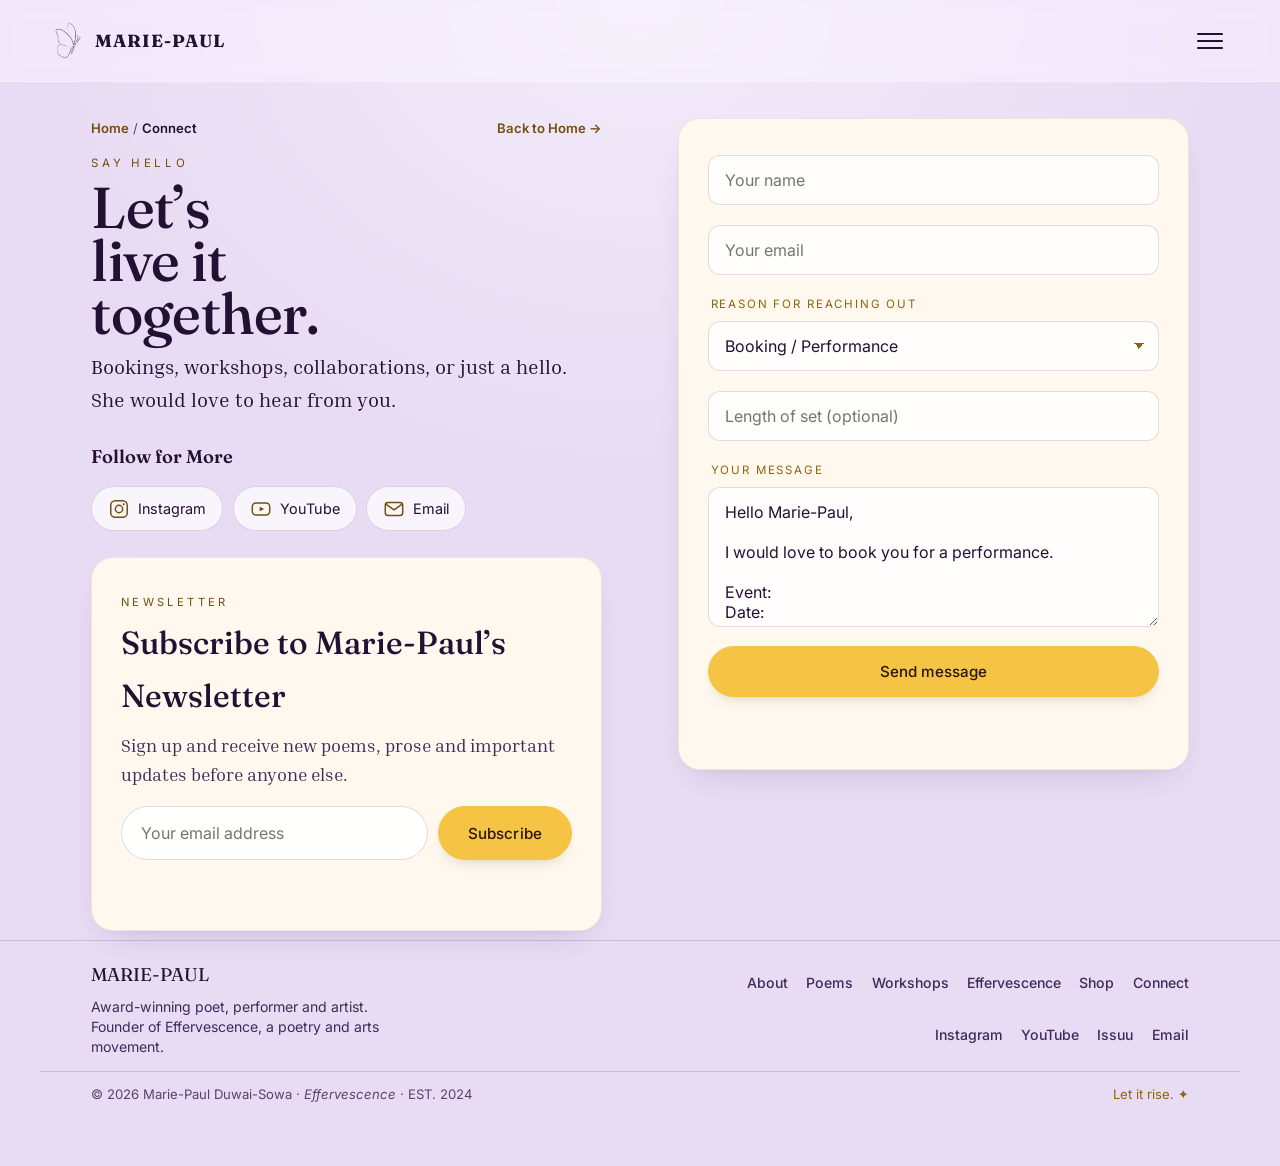
<file: connect.html>
<!DOCTYPE html>
<html lang="en">
<head>
  <meta charset="UTF-8" />
  <meta name="viewport" content="width=device-width, initial-scale=1.0" />
  <meta name="theme-color" content="#2a0b46" />
  <title>Connect with Marie-Paul</title>
  <meta name="description" content="Marie-Paul would love to hear from you. Bookings, workshops, press and collaborations." />
  <meta name="author" content="Marie-Paul Duwai-Sowa" />
  <meta property="og:type" content="website" />
  <meta property="og:title" content="Connect with Marie-Paul" />
  <meta property="og:description" content="Marie-Paul would love to hear from you. Bookings, workshops, press and collaborations." />
  <meta property="og:site_name" content="MARIE-PAUL" />
  <meta property="og:image" content="assets/og-image.svg" />
  <meta name="twitter:card" content="summary_large_image" />
  <link rel="icon" type="image/png" href="assets/favicon.png" />
  <link rel="canonical" href="https://mariepaul.ca/connect.html" />
  <link rel="preconnect" href="https://fonts.googleapis.com" />
  <link rel="preconnect" href="https://fonts.gstatic.com" crossorigin />
  <link href="https://fonts.googleapis.com/css2?family=Abril+Fatface&family=Fraunces:ital,opsz,wght@0,9..144,400;0,9..144,500;0,9..144,600;0,9..144,700;1,9..144,400;1,9..144,500&family=Great+Vibes&family=Inria+Serif:ital,wght@0,300;0,400;0,700;1,400&family=Inter:wght@400..600&display=swap" rel="stylesheet" />
  <link rel="stylesheet" href="css/styles.css?v=20261024l" />
</head>
<body>
  <div class="scroll-progress" id="scrollProgress" aria-hidden="true"></div>
  <div class="aurora" aria-hidden="true"></div>
  <a class="skip-link" href="#main">Skip to content</a>
  <header class="nav" id="nav">
    <a href="index.html" class="nav__brand" aria-label="Marie-Paul — home">
      <span class="nav__mark" aria-hidden="true">
        <img src="assets/logo.png" alt="" width="34" height="46" />
      </span>
      <span class="nav__name">MARIE-PAUL</span>
    </a>
    <nav class="nav__links" aria-label="Primary">
      <a href="index.html#about">About</a>
      <a href="poems.html">Poems</a>
      <a href="workshops.html">Workshops</a>
      <a href="house.html">Effervescence</a>
      <a href="shop.html">Shop</a>
    </nav>
    <a href="connect.html" class="btn btn--gold nav__cta magnetic">Connect</a>
    <button class="nav__toggle" id="navToggle" aria-label="Open menu" aria-expanded="false" aria-controls="mobileMenu">
      <span></span><span></span><span></span>
    </button>
  </header>
  <div class="mobile-menu" id="mobileMenu" aria-hidden="true">
    <nav aria-label="Mobile">
      <a href="index.html#about">About</a>
      <a href="poems.html">Poems</a>
      <a href="workshops.html">Workshops</a>
      <a href="house.html">Effervescence</a>
      <a href="shop.html">Shop</a>
      <a href="connect.html">Connect</a>
    </nav>
  </div>
  <main id="main">

    <section class="section connect section--page" id="connect" aria-label="Connect">
      <div class="container connect__grid">
        <div class="connect__intro">
          <p class="crumb reveal" data-reveal>
            <span><a href="index.html">Home</a> <span aria-hidden="true">/</span> <strong>Connect</strong></span>
            <a class="crumb__next" href="index.html">Back to Home →</a>
          </p>
          <p class="kicker reveal" data-reveal>Say hello</p>
          <h2 class="section__title connect__display reveal" data-reveal>Let’s<br>live it<br>together.</h2>
          <p class="connect__invite reveal" data-reveal>Bookings, workshops, collaborations, or just a hello. She would love to hear from you.</p>
          <div class="follow reveal" data-reveal>
            <p class="follow__label">Follow for More</p>
            <ul class="follow__list">
              <li>
                <a href="https://www.instagram.com/liveyoureffervescence/" target="_blank" rel="noopener" aria-label="Instagram — @liveyoureffervescence">
                  <svg viewBox="0 0 24 24" width="22" height="22" aria-hidden="true" fill="none" stroke="currentColor" stroke-width="1.6">
                    <rect x="3" y="3" width="18" height="18" rx="5"/><circle cx="12" cy="12" r="4"/><circle cx="17.2" cy="6.8" r="1.1" fill="currentColor" stroke="none"/>
                  </svg>
                  <span>Instagram</span>
                </a>
              </li>
              <li>
                <a href="https://www.youtube.com/@marie-paulpoet" target="_blank" rel="noopener" aria-label="YouTube — Marie-Paul The Poet">
                  <svg viewBox="0 0 24 24" width="22" height="22" aria-hidden="true" fill="none" stroke="currentColor" stroke-width="1.6">
                    <rect x="2.5" y="5.5" width="19" height="13" rx="4"/><path d="M10.5 9.5l5 2.5-5 2.5z" fill="currentColor" stroke="none"/>
                  </svg>
                  <span>YouTube</span>
                </a>
              </li>
              <li>
                <a href="mailto:connect@mariepaul.ca" aria-label="Email">
                  <svg viewBox="0 0 24 24" width="22" height="22" aria-hidden="true" fill="none" stroke="currentColor" stroke-width="1.6">
                    <rect x="2.5" y="5" width="19" height="14" rx="3"/><path d="M3.5 7l8.5 6 8.5-6" stroke-linecap="round"/>
                  </svg>
                  <span>Email</span>
                </a>
              </li>
            </ul>
          </div>
          <div class="musings reveal" data-reveal id="newsletter">
            <p class="musings__eyebrow">Newsletter</p>
            <p class="musings__title">Subscribe to Marie-Paul’s Newsletter</p>
            <p class="musings__text">Sign up and receive new poems, prose and important updates before anyone else.</p>
            <form class="community__form" id="communityForm" novalidate>
              <input type="email" id="communityEmail" name="email" required autocomplete="email" placeholder="Your email address" aria-label="Your email address" />
              <button type="submit" class="btn btn--gold magnetic">Subscribe</button>
            </form>
            <p class="community__note" id="communityNote" role="status" aria-live="polite"></p>
          </div>
        </div>
        <form class="connect__form reveal" data-reveal id="contactForm" novalidate>
          <div class="field field--plain">
            <label class="visually-hidden" for="cf-name">Your name</label>
            <input type="text" id="cf-name" name="name" required autocomplete="name" placeholder="Your name" />
          </div>
          <div class="field field--plain">
            <label class="visually-hidden" for="cf-email">Your email</label>
            <input type="email" id="cf-email" name="email" required autocomplete="email" placeholder="Your email" />
          </div>
          <div class="field field--select">
            <label for="cf-subject" class="field__label--static">Reason for reaching out</label>
            <select id="cf-subject" name="subject">
              <option value="Booking / Performance">Booking / Performance</option>
              <option value="Collaboration / Publication">Collaboration / Publication</option>
              <option value="Press / Speaking Engagement">Press / Speaking Engagement</option>
              <option value="Workshop">Workshop</option>
              <option value="Just Saying Hello">Just Saying Hello</option>
            </select>
          </div>
          <div class="field field--plain field--optional" id="setLengthField">
            <label class="visually-hidden" for="cf-setlength">Length of set (optional)</label>
            <input type="text" id="cf-setlength" name="setlength" placeholder="Length of set (optional)" />
          </div>
          <div class="field field--static">
            <label for="cf-message" class="field__label--static">Your message</label>
            <textarea id="cf-message" name="message" rows="4" required placeholder="Write your message…"></textarea>
          </div>
          <button type="submit" class="btn btn--gold btn--block magnetic">Send message</button>
          <p class="form__note" id="formNote" role="status" aria-live="polite"></p>
        </form>
      </div>
      <footer class="footer">
        <div class="container footer__grid">
          <div class="footer__brand">
            <span class="footer__logo">MARIE-PAUL</span>
            <p>Award-winning poet, performer and artist. Founder of Effervescence, a poetry and arts movement.</p>
          </div>
          <nav class="footer__nav" aria-label="Footer">
            <a href="index.html#about">About</a>
            <a href="poems.html">Poems</a>
            <a href="workshops.html">Workshops</a>
            <a href="house.html">Effervescence</a>
            <a href="shop.html">Shop</a>
            <a href="connect.html">Connect</a>
          </nav>
          <div class="footer__social">
            <a href="https://www.instagram.com/liveyoureffervescence/" target="_blank" rel="noopener" aria-label="Instagram">Instagram</a>
            <a href="https://www.youtube.com/@marie-paulpoet" target="_blank" rel="noopener" aria-label="YouTube">YouTube</a>
            <a href="https://issuu.com/liveyoureffervescence" target="_blank" rel="noopener" aria-label="Issuu">Issuu</a>
            <a href="mailto:connect@mariepaul.ca" aria-label="Email">Email</a>
          </div>
        </div>
        <div class="footer__base container">
          <span>© <span id="year"></span> Marie-Paul Duwai-Sowa · <em>Effervescence</em> · EST. 2024</span>
          <span class="footer__made">Let it rise. ✦</span>
        </div>
      </footer>
    </section>
  </main>
  <div class="lightbox" id="lightbox" aria-hidden="true" role="dialog" aria-modal="true" aria-label="Video player">
    <button class="lightbox__close" id="lightboxClose" aria-label="Close video">&times;</button>
    <div class="lightbox__stage">
      <p class="lightbox__title" id="lightboxTitle"></p>
      <div class="lightbox__frame" id="lightboxFrame"></div>
    </div>
  </div>
  <div class="mag" id="mag" aria-hidden="true" role="dialog" aria-modal="true" aria-label="Magazine spread">
    <button class="mag__close" id="magClose" aria-label="Close spread">&times;</button>
    <div class="mag__book" id="magBook">
      <div class="mag__page mag__page--left">
        <img id="magCover" alt="" />
      </div>
      <div class="mag__spine" aria-hidden="true"></div>
      <div class="mag__page mag__page--right">
        <p class="mag__meta" id="magMeta"></p>
        <h3 class="mag__title" id="magTitle"></h3>
        <p class="mag__desc" id="magDesc"></p>
        <a class="btn btn--gold magnetic mag__cta" id="magCta" href="#" target="_blank" rel="noopener">Read the full spread</a>
        <button type="button" class="btn btn--ghost mag__share" data-share>Share with others!</button>
      </div>
    </div>
  </div>
  <button class="to-top" id="toTop" aria-label="Top">Top</button>
  <script src="js/main.js"></script>
</body>
</html>
</file>
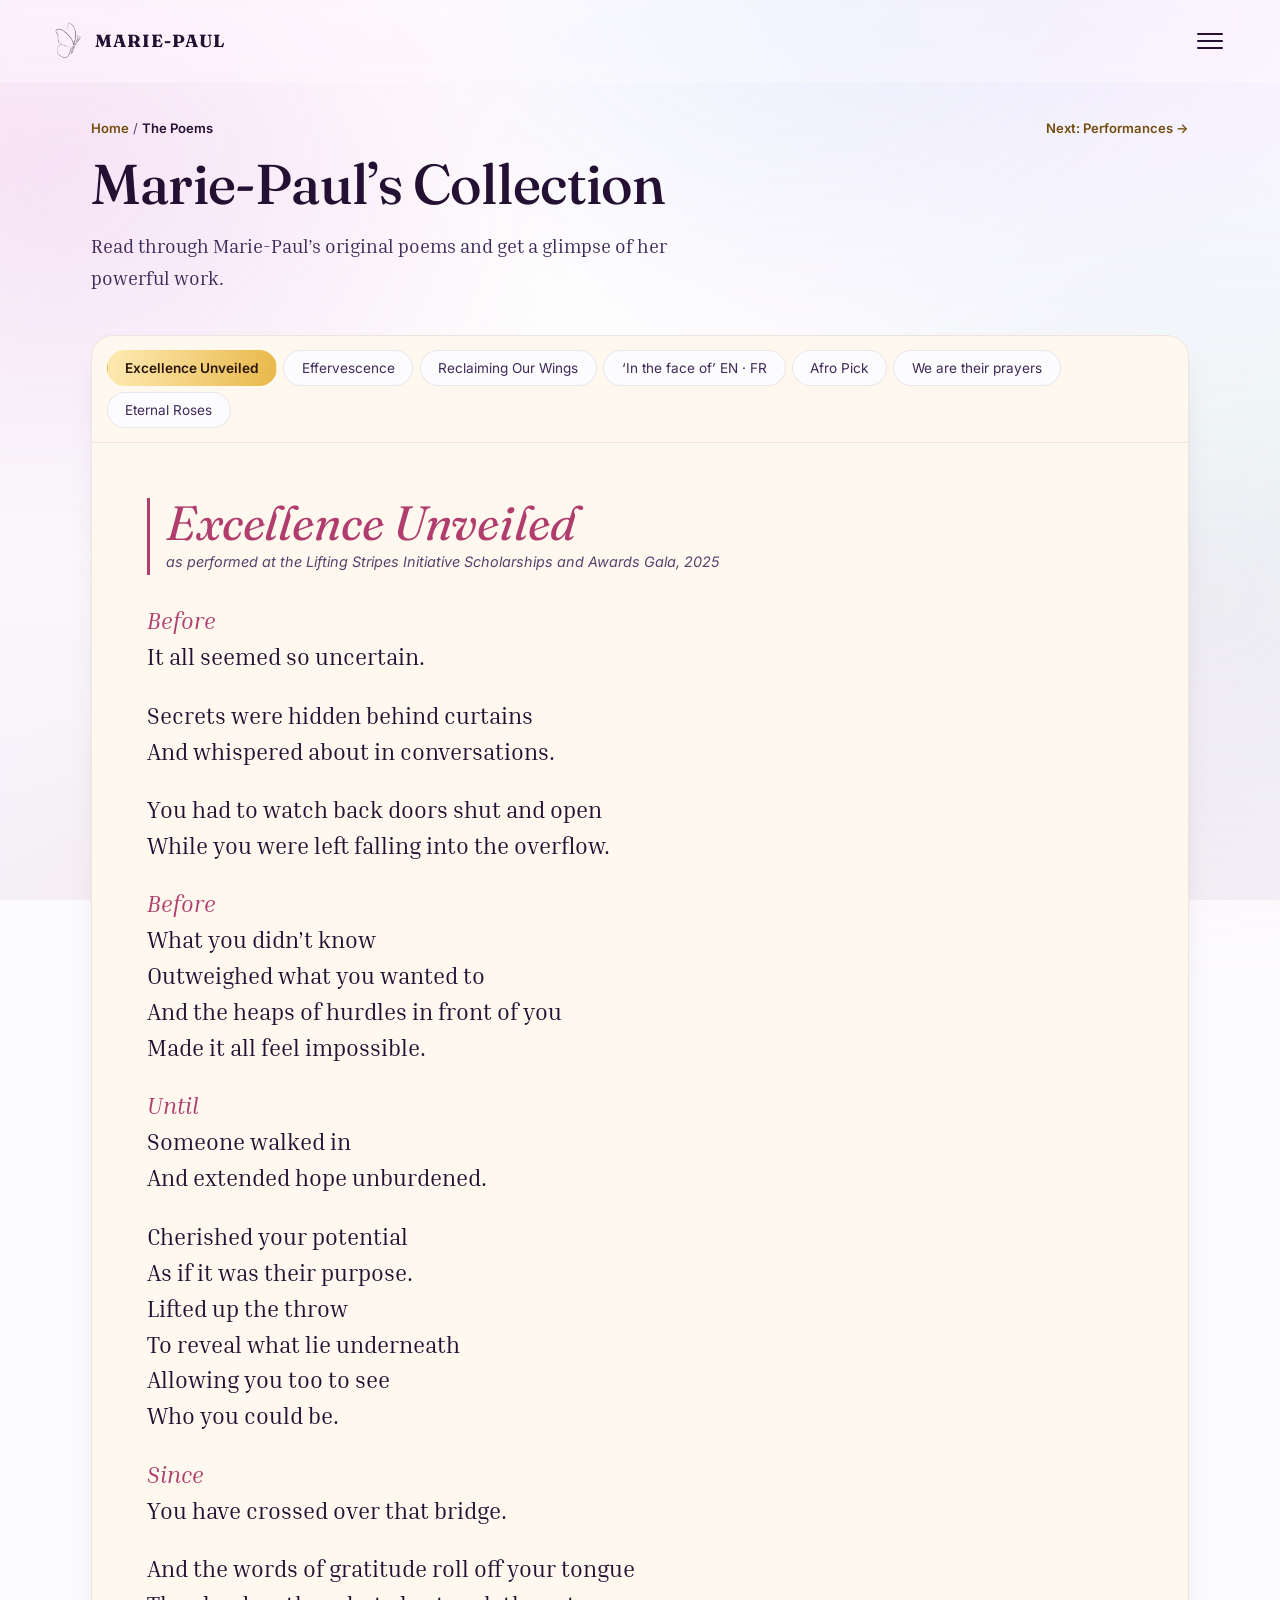
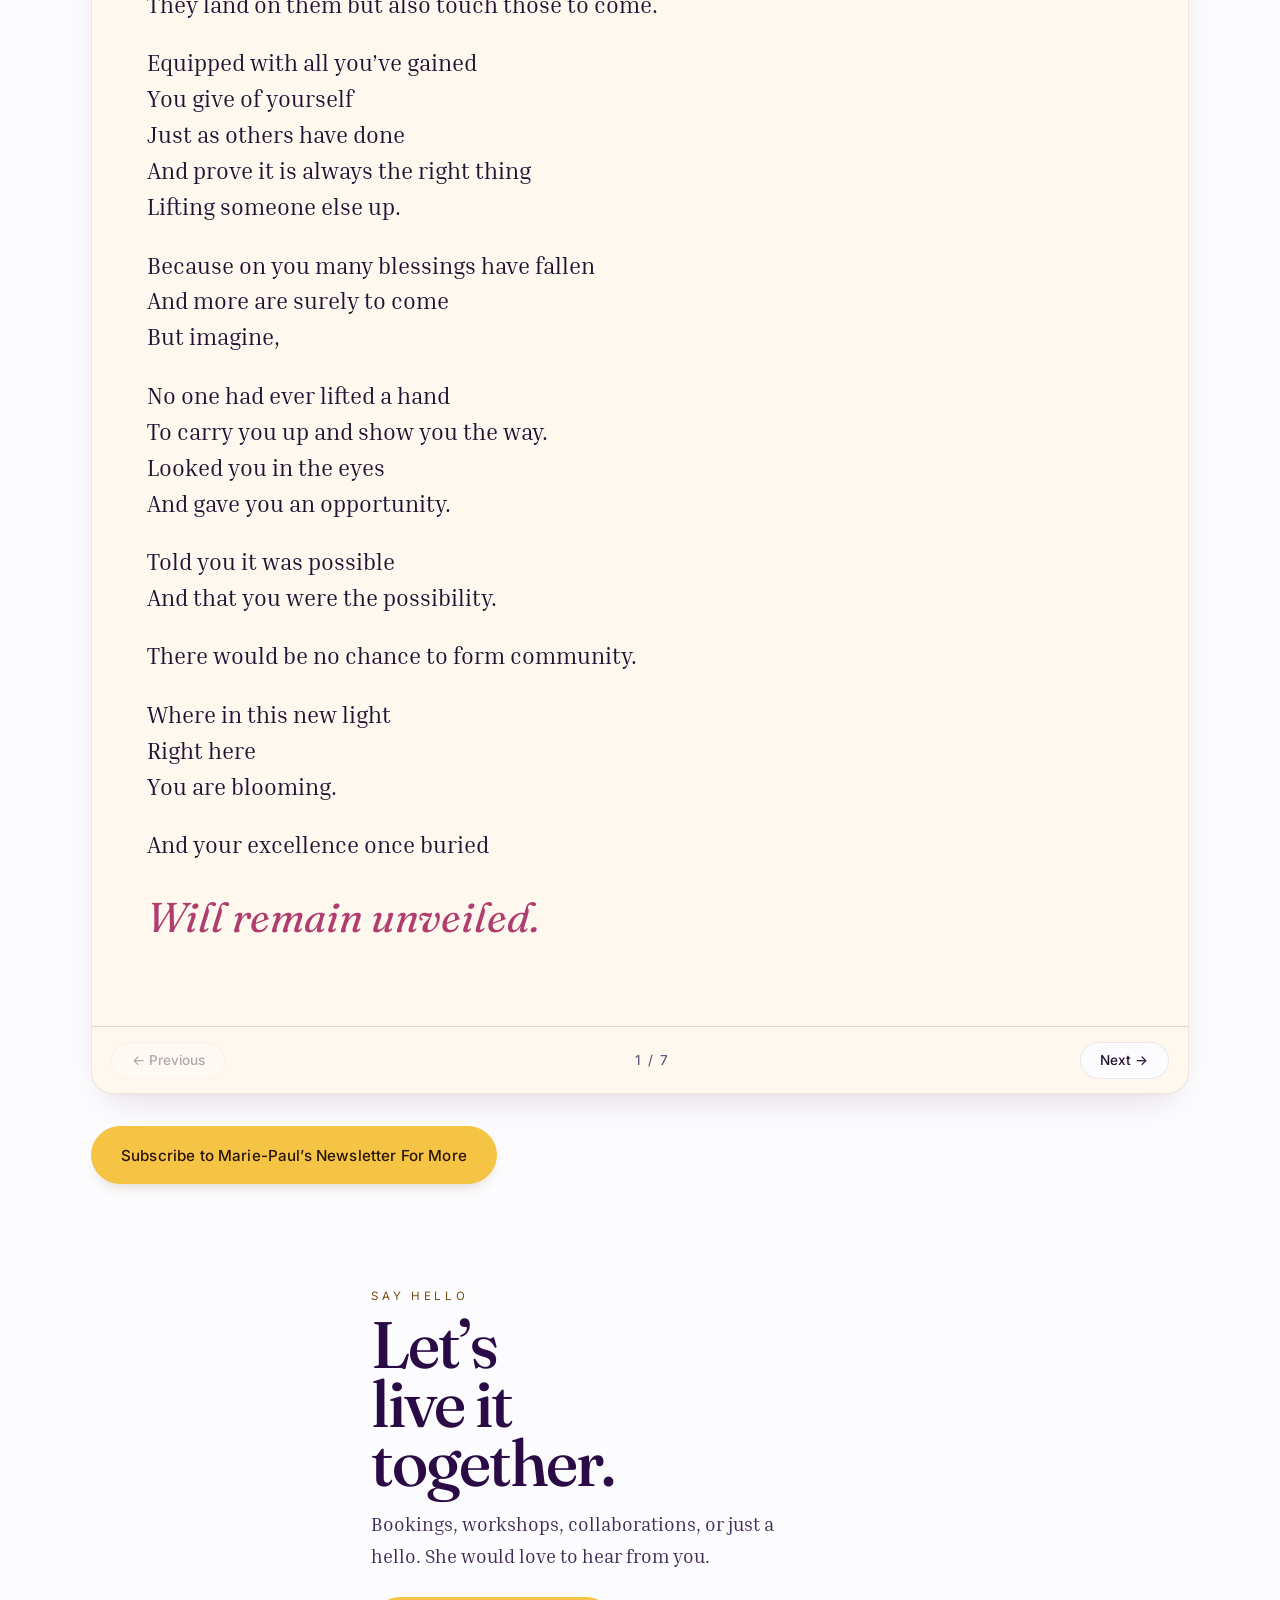
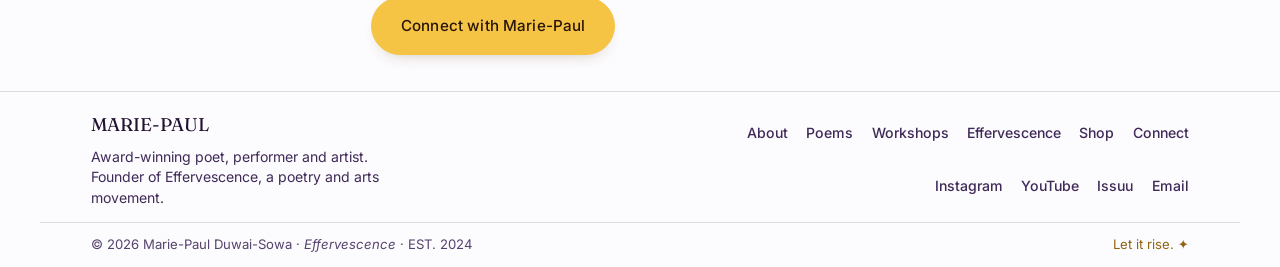
<file: poems.html>
<!DOCTYPE html>
<html lang="en">
<head>
  <meta charset="UTF-8" />
  <meta name="viewport" content="width=device-width, initial-scale=1.0" />
  <meta name="theme-color" content="#2a0b46" />
  <title>The Poems — Marie-Paul’s Collection</title>
  <meta name="description" content="Read through Marie-Paul’s original poems and get a glimpse of her powerful work." />
  <meta name="author" content="Marie-Paul Duwai-Sowa" />
  <meta property="og:type" content="website" />
  <meta property="og:title" content="The Poems — Marie-Paul’s Collection" />
  <meta property="og:description" content="Read through Marie-Paul’s original poems and get a glimpse of her powerful work." />
  <meta property="og:site_name" content="MARIE-PAUL" />
  <meta property="og:image" content="assets/og-image.svg" />
  <meta name="twitter:card" content="summary_large_image" />
  <link rel="icon" type="image/png" href="assets/favicon.png" />
  <link rel="canonical" href="https://mariepaul.ca/poems.html" />
  <link rel="preconnect" href="https://fonts.googleapis.com" />
  <link rel="preconnect" href="https://fonts.gstatic.com" crossorigin />
  <link href="https://fonts.googleapis.com/css2?family=Abril+Fatface&family=Fraunces:ital,opsz,wght@0,9..144,400;0,9..144,500;0,9..144,600;0,9..144,700;1,9..144,400;1,9..144,500&family=Great+Vibes&family=Inria+Serif:ital,wght@0,300;0,400;0,700;1,400&family=Inter:wght@400..600&display=swap" rel="stylesheet" />
  <link rel="stylesheet" href="css/styles.css?v=20261024l" />
</head>
<body>
  <div class="scroll-progress" id="scrollProgress" aria-hidden="true"></div>
  <div class="aurora" aria-hidden="true"></div>
  <a class="skip-link" href="#main">Skip to content</a>
  <header class="nav" id="nav">
    <a href="index.html" class="nav__brand" aria-label="Marie-Paul — home">
      <span class="nav__mark" aria-hidden="true">
        <img src="assets/logo.png" alt="" width="34" height="46" />
      </span>
      <span class="nav__name">MARIE-PAUL</span>
    </a>
    <nav class="nav__links" aria-label="Primary">
      <a href="index.html#about">About</a>
      <a href="poems.html">Poems</a>
      <a href="workshops.html">Workshops</a>
      <a href="house.html">Effervescence</a>
      <a href="shop.html">Shop</a>
    </nav>
    <a href="connect.html" class="btn btn--gold nav__cta magnetic">Connect</a>
    <button class="nav__toggle" id="navToggle" aria-label="Open menu" aria-expanded="false" aria-controls="mobileMenu">
      <span></span><span></span><span></span>
    </button>
  </header>
  <div class="mobile-menu" id="mobileMenu" aria-hidden="true">
    <nav aria-label="Mobile">
      <a href="index.html#about">About</a>
      <a href="poems.html">Poems</a>
      <a href="workshops.html">Workshops</a>
      <a href="house.html">Effervescence</a>
      <a href="shop.html">Shop</a>
      <a href="connect.html">Connect</a>
    </nav>
  </div>
  <main id="main">
    <section class="section poems section--page" id="poems" aria-label="The Collection">
      <div class="container">
        <p class="crumb reveal" data-reveal>
          <span><a href="index.html">Home</a> <span aria-hidden="true">/</span> <strong>The Poems</strong></span>
          <a class="crumb__next" href="index.html#performances">Next: Performances →</a>
        </p>
        <h2 class="section__title reveal" data-reveal>Marie-Paul’s Collection</h2>
        <p class="poems__intro reveal" data-reveal>Read through Marie-Paul’s original poems and get a glimpse of her powerful work.</p>
        <div class="book reveal" data-reveal>
          <div class="book__tabs" role="tablist" aria-label="Choose a poem">
            <button class="book__tab is-active" data-page="0" role="tab" aria-selected="true">Excellence Unveiled</button>
            <button class="book__tab" data-page="1" role="tab" aria-selected="false">Effervescence</button>
            <button class="book__tab" data-page="2" role="tab" aria-selected="false">Reclaiming Our Wings</button>
            <button class="book__tab" data-page="3" role="tab" aria-selected="false">‘In the face of’ <span class="book__langs">EN · FR</span></button>
            <button class="book__tab" data-page="4" role="tab" aria-selected="false">Afro Pick</button>
            <button class="book__tab" data-page="5" role="tab" aria-selected="false">We are their prayers</button>
            <button class="book__tab" data-page="6" role="tab" aria-selected="false">Eternal Roses</button>
          </div>
          <div class="book__stage" id="bookStage">
            <article class="page page--2 is-active" data-page="0" role="tabpanel">
              <header class="page__head">
                <h3 class="page__title">Excellence Unveiled</h3>
                <span class="page__meta">as performed at the Lifting Stripes Initiative Scholarships and Awards Gala, 2025</span>
              </header>
              <div class="page__text">
                <p><em>Before</em><br/>It all seemed so uncertain.</p>
                <p>Secrets were hidden behind curtains<br/>And whispered about in conversations.</p>
                <p>You had to watch back doors shut and open<br/>While you were left falling into the overflow.</p>
                <p><em>Before</em><br/>What you didn’t know<br/>Outweighed what you wanted to<br/>And the heaps of hurdles in front of you<br/>Made it all feel impossible.</p>
                <p><em>Until</em><br/>Someone walked in<br/>And extended hope unburdened.</p>
                <p>Cherished your potential<br/>As if it was their purpose.<br/>Lifted up the throw<br/>To reveal what lie underneath<br/>Allowing you too to see<br/>Who you could be.</p>
                <p><em>Since</em><br/>You have crossed over that bridge.</p>
                <p>And the words of gratitude roll off your tongue<br/>They land on them but also touch those to come.</p>
                <p>Equipped with all you’ve gained<br/>You give of yourself<br/>Just as others have done<br/>And prove it is always the right thing<br/>Lifting someone else up.</p>
                <p>Because on you many blessings have fallen<br/>And more are surely to come<br/>But imagine,</p>
                <p>No one had ever lifted a hand<br/>To carry you up and show you the way.<br/>Looked you in the eyes<br/>And gave you an opportunity.</p>
                <p>Told you it was possible<br/>And that you were the possibility.</p>
                <p>There would be no chance to form community.</p>
                <p>Where in this new light<br/>Right here<br/>You are blooming.</p>
                <p>And your excellence once buried</p>
                <p class="page__accent">Will remain unveiled.</p>
              </div>
            </article>
            <article class="page page--1" data-page="1" role="tabpanel" hidden>
              <header class="page__head">
                <h3 class="page__title">Effervescence</h3>
                <span class="page__meta">as published in the HPL Power of the Pen Winning Entries, 2022</span>
              </header>
              <div class="page__text">
                <p>Effervescent<br/>A captured essence<br/>Stuck in a bottle<br/>Sent off to sea<br/>I question everyday<br/>When will it be returned to me?</p>
                <p>I was once effervescent<br/>When youth dripped off me<br/>Like gold so rare<br/>It could have been sold<br/>But dared not be</p>
                <p>It was too precious<br/>It kept me free<br/>Then my freedom was taken,<br/>Stripped away from me<br/>I became a shell of what I used to be<br/>I became still<br/>I became recluse<br/>I had become everything I never wanted to be,<br/>But if only then I knew</p>
                <p>Now I sit alone<br/>Staring longingly outside my window<br/>Reminiscing my youth<br/>I am not living it<br/>As I had always promised I would<br/>I promised myself that nothing would ever change me<br/>I would remain curious and carefree<br/>Adventurous and wild<br/>Tamed by no wind<br/>Docile by no mile<br/>But suddenly life changed<br/>Responsibilities came<br/>Ones I could not control<br/>Others I bothered not to<br/>Who else would take on the roles I was taught to?<br/>The more I sit back and think<br/>The more it hurts<br/>I worked and worked and worked<br/>Taking no time to discover myself<br/>To find out who I was<br/>To find out what I did best</p>
                <p><em>I left no room for effervescence</em></p>
                <p>So, when I sit alone and ask<br/>When will it be returned to me,<br/>I have realised, it is simply up to me</p>
                <p>Do I want my life to be evergreen?<br/>Do I want it to drip with gold?<br/>With incomparable experiences new and old?</p>
                <p class="page__accent">Yes, yes, yes</p>
                <p>I want to feel free again<br/>I want to feel alive<br/>I want to be able to dance like the winged beings in the sky</p>
                <p>I want to <span class="ink-underline is-drawn">restore my effervescence</span><br/>Although it never left<br/>I believed it was taken,<br/>but I was the one that had <span class="ink-underline is-drawn">let it drown</span>.</p>
              </div>
            </article>
            <article class="page page--3" data-page="2" role="tabpanel" hidden>
              <header class="page__head">
                <h3 class="page__title">Reclaiming Our Wings</h3>
                <span class="page__meta">as performed at the Hidden Gems Unveiling, 2025</span>
              </header>
              <div class="page__text">
                <p>Women are taught to be angels<br/>Soft and graceful<br/>Sweet and gentle<br/>We take on roles as protectors, nurturers, comforters<br/>Though like angels we are seen as supporting characters</p>
                <p>Dressed in all white<br/>Hidden in plain sight<br/>We come to uplift but are rarely uplifted<br/>Unlike angels our wings are clipped</p>
                <p>Pigeon-holed<br/>Caged like a bird<br/>Expected to serve unseen<br/><em>Under pressures that make no sense<sup>1</sup></em><br/>We cannot let the halo fall<br/>We have been taught that imperfection is an imperfect thing<br/>And taught to dim the light within</p>
                <p>Though true angels are encompassed with light<br/>They walk with it<br/>Talk with it<br/>And are carried by its might</p>
                <p>Angels are fierce warriors<br/>And they are anointed by the divine<br/>Holders of wisdom<br/>They drop gems of knowledge wherever they fly</p>
                <p><em>I am reclaiming my wings</em><br/>I must fly<br/>In fact, we must all soar<br/>Not only should we all shine<br/>We should all glow<br/>We should be fluorescent<br/>Reflecting every facet that lives inside<br/>Deciding for ourselves the kind of woman we are</p>
                <p class="page__note"><sup>1</sup> From the poem, You Are. And you are all women. By Gucci Erasmus</p>
              </div>
            </article>
            <article class="page page--4" data-page="3" role="tabpanel" hidden lang="en">
              <header class="page__head">
                <h3 class="page__title">‘In the face of’</h3>
                <span class="page__meta">as written for the Rhophys Couture International Women’s Day feature</span>
              </header>
              <div class="lang-switch" role="group" aria-label="Choose a language for this poem">
                <span class="lang-switch__label">Read in</span>
                <div class="lang-switch__group">
                  <button type="button" class="lang-switch__btn is-active" data-lang="en" aria-pressed="true">English</button>
                  <button type="button" class="lang-switch__btn" data-lang="fr" aria-pressed="false" lang="fr">Français</button>
                </div>
              </div>
              <div class="page__text" data-lang-panel="en" lang="en">
                <p>We are closer to liberation<br/>Than previous generations,<br/>Though a movement of suppression<br/>Dares to threaten<br/>The progress intended.</p>
                <p>These perceptions of women<br/>Marred by misconceptions,<br/>Blurs our futures<br/>And dampens our spirits<br/>Distracting from our purpose.</p>
                <p>The illusion of power<br/>Is only designed to empower<br/>What was once hid,<br/>Because feeling intimidated<br/>Was too much to bear.</p>
                <p>But we know who we are<br/>And of what we are capable,<br/>Our strength must overpower the noise.</p>
                <p>There is no need to regress,<br/>It is forever ahead.<br/>Anything less is a disservice.</p>
                <p>Let us eradicate the notion of reversibility,<br/>The world should be awakened by our audacity.<br/>The right side of history must unfold unselfishly.</p>
                <p>So let us march on,<br/>As one beat, together,</p>
                <p class="page__accent">In unison.</p>
              </div>
              <div class="page__text" data-lang-panel="fr" lang="fr" hidden>
                <p>Nous sommes plus proche à la liberation<br/>Que les generations précédentes,<br/>Mais un mouvement de répression<br/>Ose menacer<br/>Le progrès desirer.</p>
                <p>Ces perceptions des femmes<br/>Défigurer par des idées fausses,<br/>Brouillent notre futur<br/>Et nous laissons découragé<br/>Distrayant de notre objectif.</p>
                <p>L’illusion du pouvoir<br/>Est seule conçu pour habiliter<br/>Ce qui était autrefois cacher,<br/>Parce que se sentir intimider<br/>Était trop difficile à endurer.</p>
                <p>Mais nous savons qui nous sommes<br/>Et de quoi nous sommes capables,<br/>Notre force doit surmonter le bruit.</p>
                <p>Nous ne de devons pas régresser,<br/>C’est toujours à devant.<br/>Tout autre choix serait un mauvais service.</p>
                <p>Éliminons la notion de réversibilité,<br/>Le monde devrait être réveiller par notre audacité.<br/>Le bon côté de l’histoire doit se dérouler de manière désintéressée.</p>
                <p>Alors marchons,<br/>à un seul battement ensemble,</p>
                <p class="page__accent">à l’unisson.</p>
              </div>
            </article>
            <article class="page page--5" data-page="4" role="tabpanel" hidden>
              <header class="page__head">
                <h3 class="page__title">Afro Pick</h3>
                <span class="page__meta">as performed at the inaugural Excel in Style Community Day, 2025</span>
              </header>
              <div class="page__text">
                <p>I pick up my<br/>Afro pick<br/>to pick out the knots bound together by 19 years of living.</p>
                <p>I pick up my<br/>Afro pick<br/>and the pick pokes<br/>at the twists, curls and edges<br/>of my Afro.</p>
                <p>Picking up my<br/>Afro pick<br/>it helps lift the roots from the pits<br/>into a uniform peak,<br/>an act intentionally reclaiming history.</p>
                <p>Everyone knows<br/>Afros<br/>hold memories.</p>
                <p>The first time I picked up my<br/>Afro pick<br/>and held onto the balled-up fist<br/>on the end,<br/>I was reminded of the radical revolution<br/>preaching to love what grows naturally<br/>which now allows me to walk proudly<br/>with this blooming crown atop my head.</p>
                <p>The love now seen on TV<br/>but first born in the streets,<br/>a revolution that involved reclaiming identity<br/>by reshaping the way black people were once seen.</p>
              </div>
            </article>
            <article class="page page--6" data-page="5" role="tabpanel" hidden>
              <header class="page__head">
                <h3 class="page__title">We are their prayers (Psalm 23)</h3>
                <span class="page__meta">as featured in Volume 2, Issue 2 of the Afrovescence Visual and Poetry Collection, 2026</span>
              </header>
              <div class="page__text">
                <p>We are not only our ancestors’ wildest dreams<br/>We are their fervent prayers<br/>Morning, noon and night<br/>We are a product of their unbreakable faith</p>
                <p>In any circumstance<br/>They would still praise<br/>Fall to their knees in surrender<br/>Bow their heads and be cloaked in salvation<br/>Hoping it would extend further down their line of creation</p>
                <p>They would pour the holy oil<br/>On the crown and over the home<br/>While singing hymns accented by a tinge of heartache<br/>They longed for the words to ring true<br/>“It is well<br/>it is well with my soul”<br/>And prayed, Lord let it be well with them too</p>
                <p>Even at the silent whisper of a midnight call<br/>they would rise underneath the ebony sky<br/>interlace their fingers, and again close their eyes<br/>exhale the pressing matters of their hearts<br/>and cast away all burdens weighing on their minds<br/>trusting to be provided with the comfort, clarity, and courage to survive another day.</p>
                <p>For the strength to hop on their feet<br/>Sway to the claps and march to the beats<br/>Hoping God can feel their devotion</p>
                <p>Endless recitations daily<br/>Until their tongues were numb<br/>Everlasting believers with their steadfast love<br/>what are we without their prayers,<br/>answered and to come.</p>
              </div>
            </article>
            <article class="page page--roses" data-page="6" role="tabpanel" hidden>
              <header class="page__head">
                <h3 class="page__title">Eternal Roses</h3>
                <span class="page__meta">αιώνια τριαντάφυλλα · a tribute to Soula Ringas</span>
              </header>
              <div class="page__text">
                <p>she was a bountiful bouquet<br/>arranged and placed on display<br/>showered with care and adoration<br/>truly a sight to amaze</p>
                <p>until the dew froze over<br/>and she was forgotten on the counter<br/>abandoned<br/>left to slowly wilt away</p>
                <p>the blooming beauty<br/>was now sunken and frail<br/>with no water to nourish her stems<br/>no light to revive her petals<br/>and no love to carry her along</p>
                <p>she rather stay hidden<br/>than be seen falling apart</p>
                <p>as her petals fell<br/>the colour drained from its source<br/>and the cracks deepened<br/>as they scattered across the floor</p>
                <p>she felt she could never be returned to how she was before</p>
                <p>crumpled and broken<br/>shattered and alone<br/>now only traces of her can be found<br/>in her glass home</p>
                <p>the lasting aroma<br/>the comforting warmth<br/>the deep affection in her tone</p>
                <p>like the gift of fresh roses<br/>her spirit can never be lost<br/>and in our memory</p>
                <p class="page__accent">her beauty lives on</p>
              </div>
            </article>
          </div>
          <div class="book__nav">
            <button class="book__arrow" id="pagePrev" aria-label="Previous poem">&larr; Previous</button>
            <span class="book__counter"><span id="pageNum">1</span> <span aria-hidden="true">/</span> 7</span>
            <button class="book__arrow" id="pageNext" aria-label="Next poem">Next &rarr;</button>
          </div>
        </div>
        <p class="poems__cta reveal" data-reveal>
          <a href="connect.html#newsletter" class="btn btn--gold magnetic">Subscribe to Marie-Paul’s Newsletter For More</a>
        </p>
      </div>
    </section>

    <section class="closer" aria-label="Connect">
      <div class="container closer__inner">
        <p class="kicker">Say hello</p>
        <h2 class="closer__title">Let’s<br>live it<br>together.</h2>
        <p class="closer__lede">Bookings, workshops, collaborations, or just a hello. She would love to hear from you.</p>
        <a href="connect.html" class="btn btn--gold magnetic">Connect with Marie-Paul</a>
      </div>
      <footer class="footer">
        <div class="container footer__grid">
          <div class="footer__brand">
            <span class="footer__logo">MARIE-PAUL</span>
            <p>Award-winning poet, performer and artist. Founder of Effervescence, a poetry and arts movement.</p>
          </div>
          <nav class="footer__nav" aria-label="Footer">
            <a href="index.html#about">About</a>
            <a href="poems.html">Poems</a>
            <a href="workshops.html">Workshops</a>
            <a href="house.html">Effervescence</a>
            <a href="shop.html">Shop</a>
            <a href="connect.html">Connect</a>
          </nav>
          <div class="footer__social">
            <a href="https://www.instagram.com/liveyoureffervescence/" target="_blank" rel="noopener" aria-label="Instagram">Instagram</a>
            <a href="https://www.youtube.com/@marie-paulpoet" target="_blank" rel="noopener" aria-label="YouTube">YouTube</a>
            <a href="https://issuu.com/liveyoureffervescence" target="_blank" rel="noopener" aria-label="Issuu">Issuu</a>
            <a href="mailto:connect@mariepaul.ca" aria-label="Email">Email</a>
          </div>
        </div>
        <div class="footer__base container">
          <span>© <span id="year"></span> Marie-Paul Duwai-Sowa · <em>Effervescence</em> · EST. 2024</span>
          <span class="footer__made">Let it rise. ✦</span>
        </div>
      </footer>
    </section>
  </main>
  <div class="lightbox" id="lightbox" aria-hidden="true" role="dialog" aria-modal="true" aria-label="Video player">
    <button class="lightbox__close" id="lightboxClose" aria-label="Close video">&times;</button>
    <div class="lightbox__stage">
      <p class="lightbox__title" id="lightboxTitle"></p>
      <div class="lightbox__frame" id="lightboxFrame"></div>
    </div>
  </div>
  <div class="mag" id="mag" aria-hidden="true" role="dialog" aria-modal="true" aria-label="Magazine spread">
    <button class="mag__close" id="magClose" aria-label="Close spread">&times;</button>
    <div class="mag__book" id="magBook">
      <div class="mag__page mag__page--left">
        <img id="magCover" alt="" />
      </div>
      <div class="mag__spine" aria-hidden="true"></div>
      <div class="mag__page mag__page--right">
        <p class="mag__meta" id="magMeta"></p>
        <h3 class="mag__title" id="magTitle"></h3>
        <p class="mag__desc" id="magDesc"></p>
        <a class="btn btn--gold magnetic mag__cta" id="magCta" href="#" target="_blank" rel="noopener">Read the full spread</a>
        <button type="button" class="btn btn--ghost mag__share" data-share>Share with others!</button>
      </div>
    </div>
  </div>
  <button class="to-top" id="toTop" aria-label="Top">Top</button>
  <script src="js/main.js"></script>
</body>
</html>
</file>
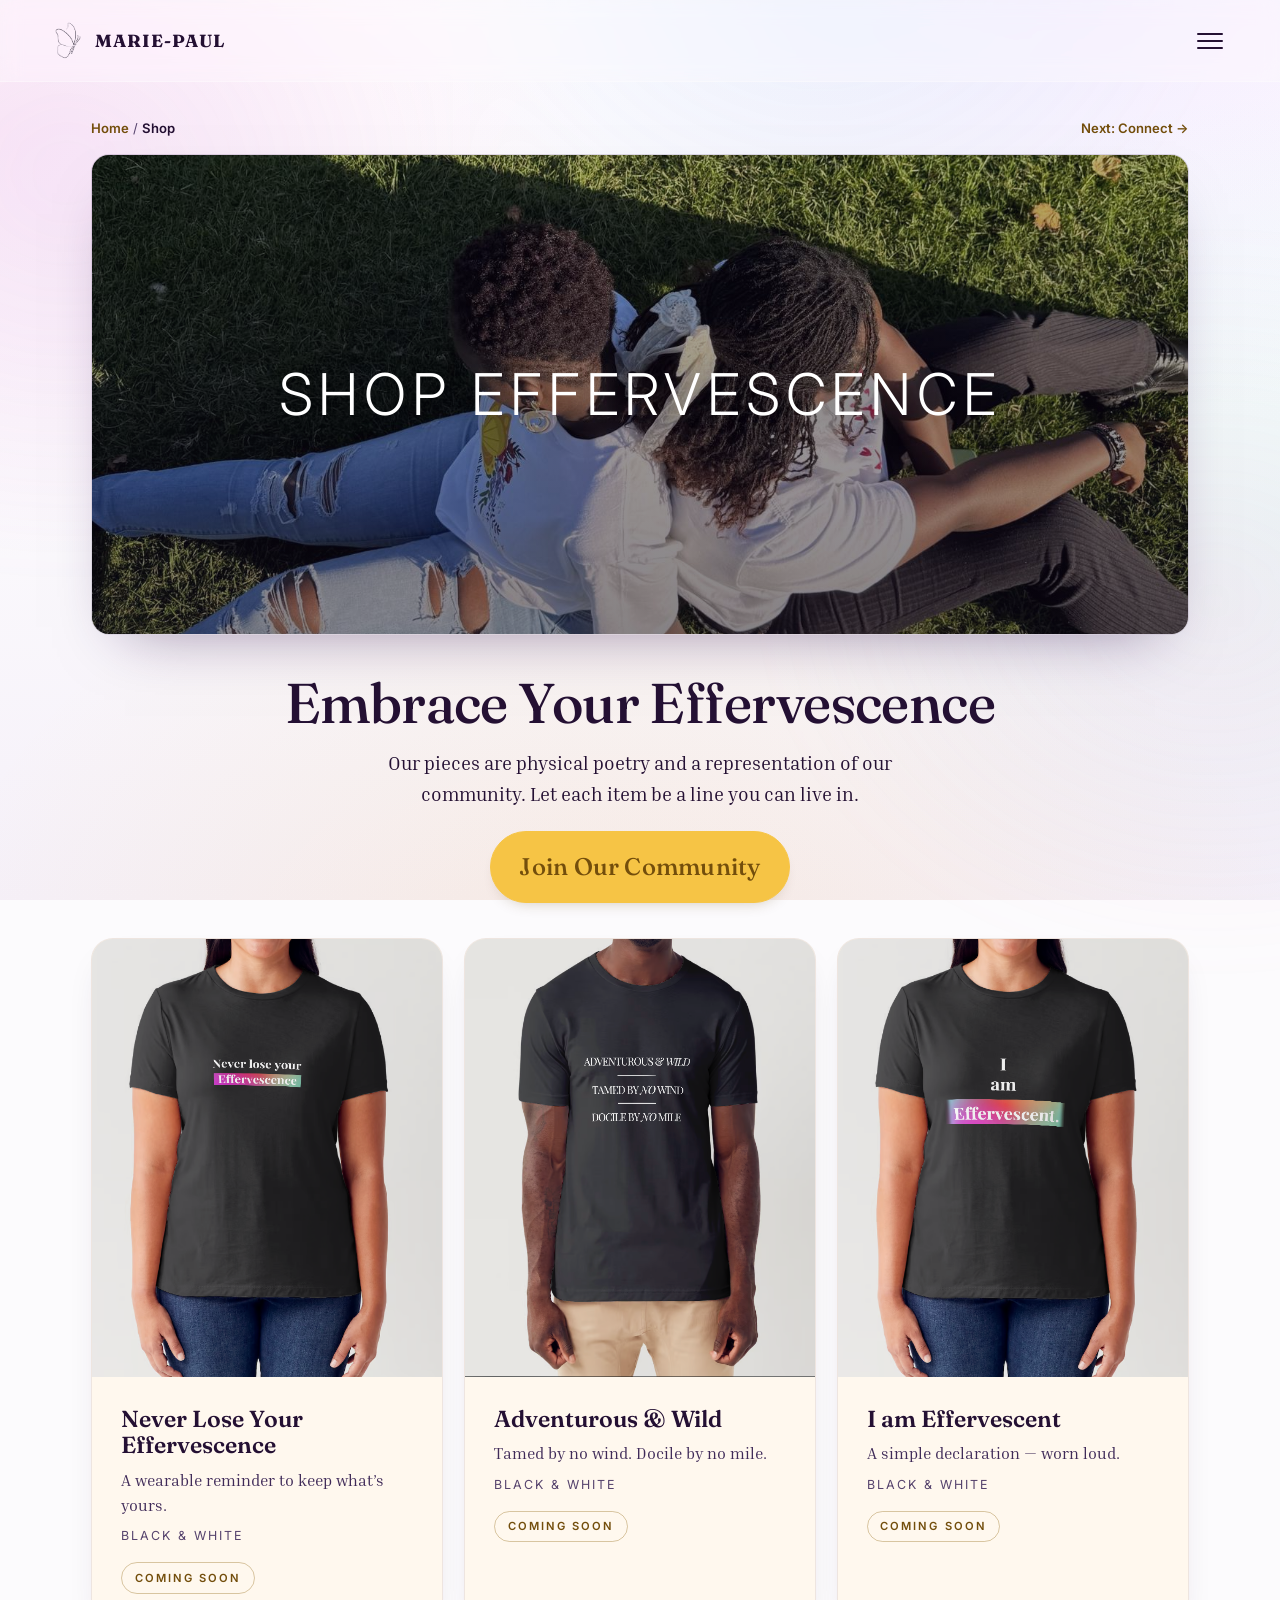
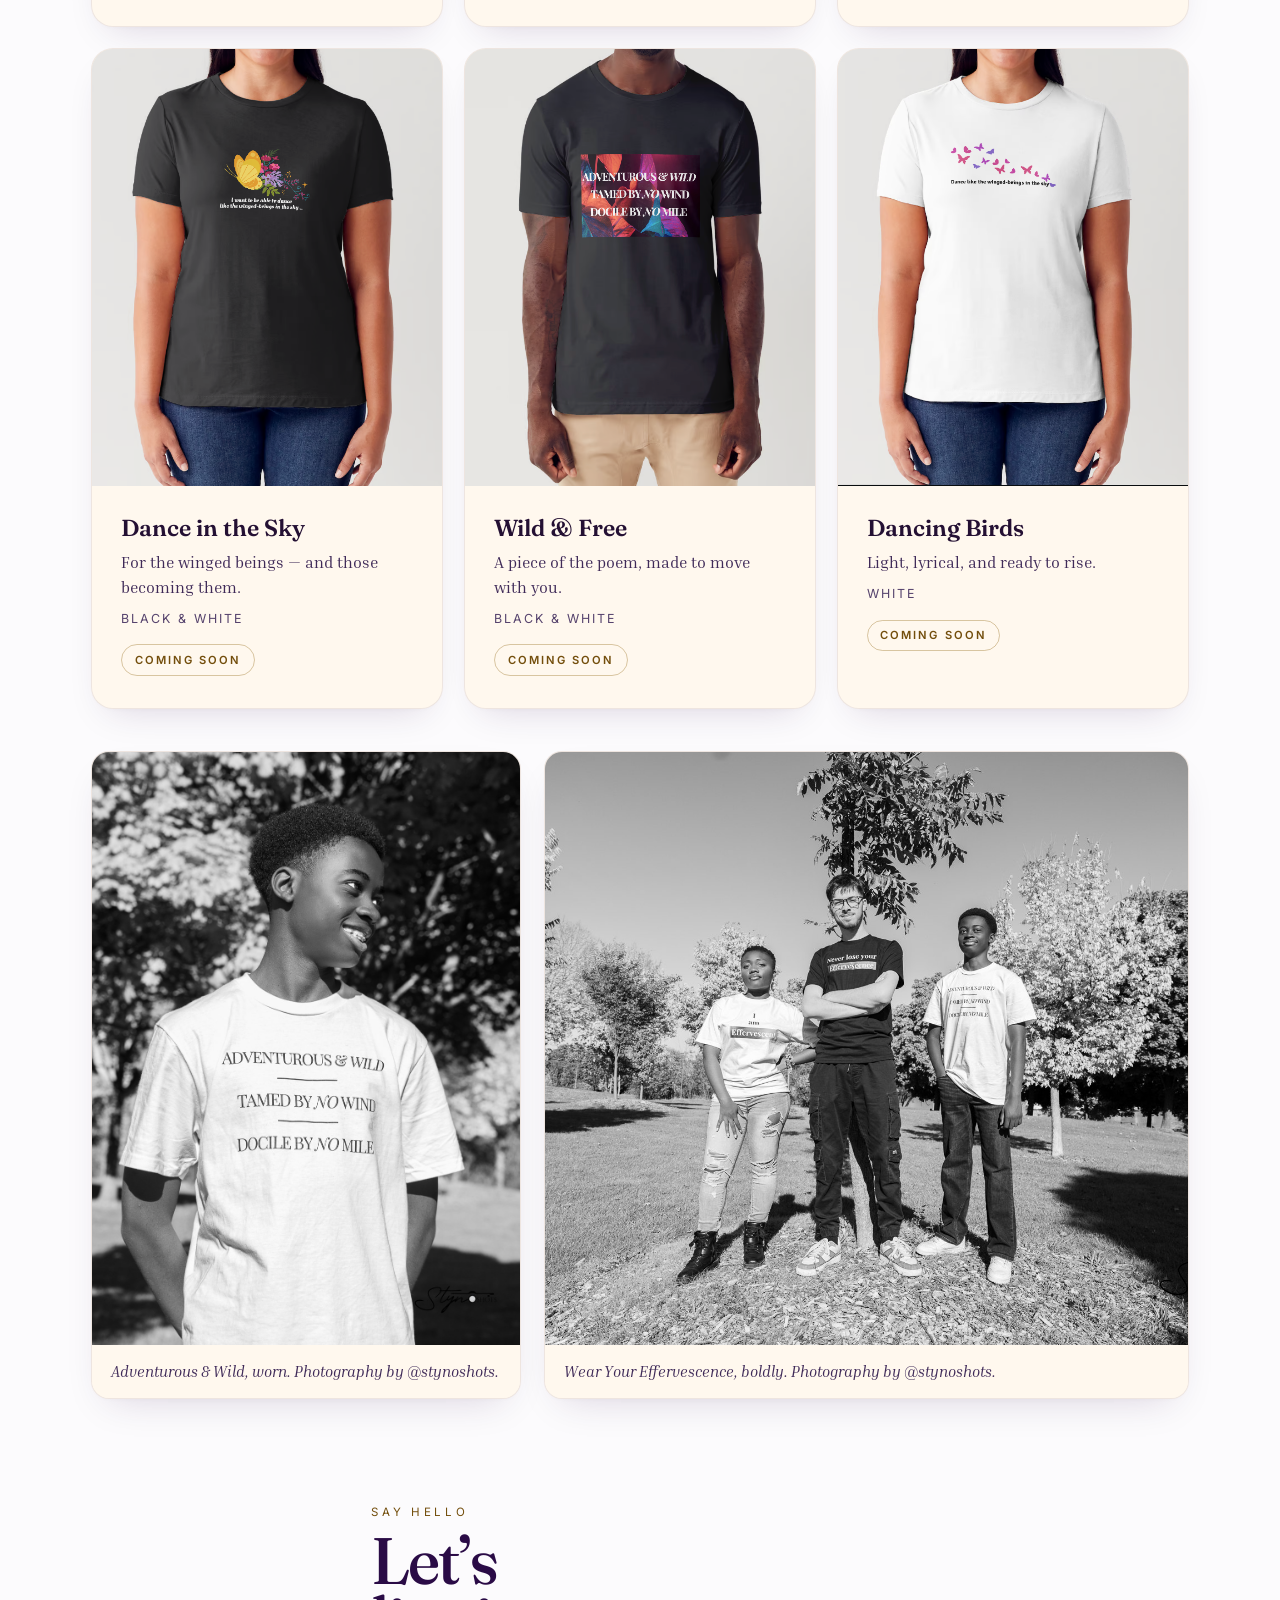
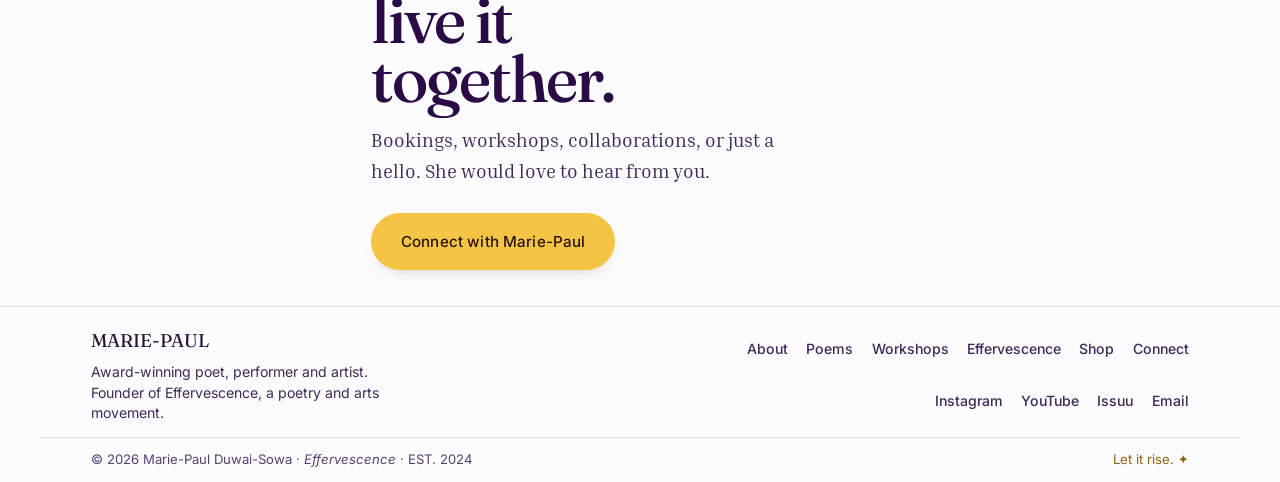
<file: shop.html>
<!DOCTYPE html>
<html lang="en">
<head>
  <meta charset="UTF-8" />
  <meta name="viewport" content="width=device-width, initial-scale=1.0" />
  <meta name="theme-color" content="#2a0b46" />
  <title>Shop Effervescence — Marie-Paul</title>
  <meta name="description" content="Our pieces are physical poetry and a representation of our community. Let each item be a line you can live in." />
  <meta name="author" content="Marie-Paul Duwai-Sowa" />
  <meta property="og:type" content="website" />
  <meta property="og:title" content="Shop Effervescence — Marie-Paul" />
  <meta property="og:description" content="Our pieces are physical poetry and a representation of our community. Let each item be a line you can live in." />
  <meta property="og:site_name" content="MARIE-PAUL" />
  <meta property="og:image" content="assets/og-image.svg" />
  <meta name="twitter:card" content="summary_large_image" />
  <link rel="icon" type="image/png" href="assets/favicon.png" />
  <link rel="canonical" href="https://mariepaul.ca/shop.html" />
  <link rel="preconnect" href="https://fonts.googleapis.com" />
  <link rel="preconnect" href="https://fonts.gstatic.com" crossorigin />
  <link href="https://fonts.googleapis.com/css2?family=Abril+Fatface&family=Fraunces:ital,opsz,wght@0,9..144,400;0,9..144,500;0,9..144,600;0,9..144,700;1,9..144,400;1,9..144,500&family=Great+Vibes&family=Inria+Serif:ital,wght@0,300;0,400;0,700;1,400&family=Inter:wght@400..600&display=swap" rel="stylesheet" />
  <link rel="stylesheet" href="css/styles.css?v=20261024l" />
</head>
<body>
  <div class="scroll-progress" id="scrollProgress" aria-hidden="true"></div>
  <div class="aurora" aria-hidden="true"></div>
  <a class="skip-link" href="#main">Skip to content</a>
  <header class="nav" id="nav">
    <a href="index.html" class="nav__brand" aria-label="Marie-Paul — home">
      <span class="nav__mark" aria-hidden="true">
        <img src="assets/logo.png" alt="" width="34" height="46" />
      </span>
      <span class="nav__name">MARIE-PAUL</span>
    </a>
    <nav class="nav__links" aria-label="Primary">
      <a href="index.html#about">About</a>
      <a href="poems.html">Poems</a>
      <a href="workshops.html">Workshops</a>
      <a href="house.html">Effervescence</a>
      <a href="shop.html">Shop</a>
    </nav>
    <a href="connect.html" class="btn btn--gold nav__cta magnetic">Connect</a>
    <button class="nav__toggle" id="navToggle" aria-label="Open menu" aria-expanded="false" aria-controls="mobileMenu">
      <span></span><span></span><span></span>
    </button>
  </header>
  <div class="mobile-menu" id="mobileMenu" aria-hidden="true">
    <nav aria-label="Mobile">
      <a href="index.html#about">About</a>
      <a href="poems.html">Poems</a>
      <a href="workshops.html">Workshops</a>
      <a href="house.html">Effervescence</a>
      <a href="shop.html">Shop</a>
      <a href="connect.html">Connect</a>
    </nav>
  </div>
  <main id="main">
    <section class="section shop section--page" id="shop" aria-label="Shop">
      <div class="container">
        <p class="crumb reveal" data-reveal>
          <span><a href="index.html">Home</a> <span aria-hidden="true">/</span> <strong>Shop</strong></span>
          <a class="crumb__next" href="connect.html">Next: Connect →</a>
        </p>
        <div class="shop__banner reveal" data-reveal>
          <img src="assets/shop/shop-hero.jpg?v=5173c" alt="Two people wearing Effervescence tees, seated on the grass" loading="lazy" />
          <p class="shop__banner-title">Shop Effervescence</p>
        </div>
        <div class="shop__head">
          <h2 class="section__title reveal" data-reveal>Embrace Your Effervescence</h2>
          <p class="shop__intro reveal" data-reveal>Our pieces are physical poetry and a representation of our community. Let each item be a line you can live in.</p>
          <p class="shop__join reveal" data-reveal>
            <a href="connect.html" class="btn btn--gold magnetic">Join Our Community</a>
          </p>
        </div>
        <div class="shop__grid">
          <article class="product reveal" data-reveal>
            <div class="product__media">
              <img class="product__img" src="assets/shop/never-lose-black.png" alt="Black t-shirt with Never Lose Your Effervescence design" loading="lazy" />
              <img class="product__img product__img--alt" src="assets/shop/never-lose-white.png" alt="White t-shirt with Never Lose Your Effervescence design" loading="lazy" />
            </div>
            <div class="product__body">
              <h3 class="product__title">Never Lose Your Effervescence</h3>
              <p class="product__desc">A wearable reminder to keep what’s yours.</p>
              <span class="product__meta">Black &amp; White</span>
              <span class="product__badge">Coming soon</span>
            </div>
          </article>
          <article class="product reveal" data-reveal data-delay="80">
            <div class="product__media">
              <img class="product__img" src="assets/shop/adventurous-wild-black.png" alt="Black t-shirt with Adventurous and Wild design" loading="lazy" />
              <img class="product__img product__img--alt" src="assets/shop/adventurous-wild-white.png" alt="White t-shirt with Adventurous and Wild design" loading="lazy" />
            </div>
            <div class="product__body">
              <h3 class="product__title">Adventurous &amp; Wild</h3>
              <p class="product__desc">Tamed by no wind. Docile by no mile.</p>
              <span class="product__meta">Black &amp; White</span>
              <span class="product__badge">Coming soon</span>
            </div>
          </article>
          <article class="product reveal" data-reveal data-delay="160">
            <div class="product__media">
              <img class="product__img" src="assets/shop/effervescent-black.png" alt="Black t-shirt with I am Effervescent design" loading="lazy" />
              <img class="product__img product__img--alt" src="assets/shop/effervescent-white.png" alt="White t-shirt with I am Effervescent design" loading="lazy" />
            </div>
            <div class="product__body">
              <h3 class="product__title">I am Effervescent</h3>
              <p class="product__desc">A simple declaration — worn loud.</p>
              <span class="product__meta">Black &amp; White</span>
              <span class="product__badge">Coming soon</span>
            </div>
          </article>
          <article class="product reveal" data-reveal>
            <div class="product__media">
              <img class="product__img" src="assets/shop/dance-sky-black.png" alt="Black t-shirt with Dance in the Sky design" loading="lazy" />
              <img class="product__img product__img--alt" src="assets/shop/dance-sky-white.png" alt="White t-shirt with Dance in the Sky design" loading="lazy" />
            </div>
            <div class="product__body">
              <h3 class="product__title">Dance in the Sky</h3>
              <p class="product__desc">For the winged beings — and those becoming them.</p>
              <span class="product__meta">Black &amp; White</span>
              <span class="product__badge">Coming soon</span>
            </div>
          </article>
          <article class="product reveal" data-reveal data-delay="80">
            <div class="product__media">
              <img class="product__img" src="assets/shop/wild-free-black.png" alt="Black t-shirt with Wild and Free design" loading="lazy" />
              <img class="product__img product__img--alt" src="assets/shop/wild-free-white.png" alt="White t-shirt with Wild and Free design" loading="lazy" />
            </div>
            <div class="product__body">
              <h3 class="product__title">Wild &amp; Free</h3>
              <p class="product__desc">A piece of the poem, made to move with you.</p>
              <span class="product__meta">Black &amp; White</span>
              <span class="product__badge">Coming soon</span>
            </div>
          </article>
          <article class="product reveal" data-reveal data-delay="160">
            <div class="product__media">
              <img class="product__img" src="assets/shop/dancing-birds-white.png" alt="White t-shirt with Dancing Birds design" loading="lazy" />
            </div>
            <div class="product__body">
              <h3 class="product__title">Dancing Birds</h3>
              <p class="product__desc">Light, lyrical, and ready to rise.</p>
              <span class="product__meta">White</span>
              <span class="product__badge">Coming soon</span>
            </div>
          </article>
        </div>
        <div class="shop__editorial">
          <figure class="shop__lifestyle reveal" data-reveal>
            <img src="assets/shop/adventurous-wild-worn.jpg" alt="A young model wearing the Adventurous and Wild tee outdoors" loading="lazy" />
            <figcaption>Adventurous &amp; Wild, worn. Photography by @stynoshots.</figcaption>
          </figure>
          <figure class="shop__lifestyle reveal" data-reveal data-delay="120">
            <img src="assets/shop/lifestyle-bw.jpg" alt="Three models wearing Effervescence tees outdoors, in black and white" loading="lazy" />
            <figcaption>Wear Your Effervescence, boldly. Photography by @stynoshots.</figcaption>
          </figure>
        </div>
      </div>
    </section>

    <section class="closer" aria-label="Connect">
      <div class="container closer__inner">
        <p class="kicker">Say hello</p>
        <h2 class="closer__title">Let’s<br>live it<br>together.</h2>
        <p class="closer__lede">Bookings, workshops, collaborations, or just a hello. She would love to hear from you.</p>
        <a href="connect.html" class="btn btn--gold magnetic">Connect with Marie-Paul</a>
      </div>
      <footer class="footer">
        <div class="container footer__grid">
          <div class="footer__brand">
            <span class="footer__logo">MARIE-PAUL</span>
            <p>Award-winning poet, performer and artist. Founder of Effervescence, a poetry and arts movement.</p>
          </div>
          <nav class="footer__nav" aria-label="Footer">
            <a href="index.html#about">About</a>
            <a href="poems.html">Poems</a>
            <a href="workshops.html">Workshops</a>
            <a href="house.html">Effervescence</a>
            <a href="shop.html">Shop</a>
            <a href="connect.html">Connect</a>
          </nav>
          <div class="footer__social">
            <a href="https://www.instagram.com/liveyoureffervescence/" target="_blank" rel="noopener" aria-label="Instagram">Instagram</a>
            <a href="https://www.youtube.com/@marie-paulpoet" target="_blank" rel="noopener" aria-label="YouTube">YouTube</a>
            <a href="https://issuu.com/liveyoureffervescence" target="_blank" rel="noopener" aria-label="Issuu">Issuu</a>
            <a href="mailto:connect@mariepaul.ca" aria-label="Email">Email</a>
          </div>
        </div>
        <div class="footer__base container">
          <span>© <span id="year"></span> Marie-Paul Duwai-Sowa · <em>Effervescence</em> · EST. 2024</span>
          <span class="footer__made">Let it rise. ✦</span>
        </div>
      </footer>
    </section>
  </main>
  <div class="lightbox" id="lightbox" aria-hidden="true" role="dialog" aria-modal="true" aria-label="Video player">
    <button class="lightbox__close" id="lightboxClose" aria-label="Close video">&times;</button>
    <div class="lightbox__stage">
      <p class="lightbox__title" id="lightboxTitle"></p>
      <div class="lightbox__frame" id="lightboxFrame"></div>
    </div>
  </div>
  <div class="mag" id="mag" aria-hidden="true" role="dialog" aria-modal="true" aria-label="Magazine spread">
    <button class="mag__close" id="magClose" aria-label="Close spread">&times;</button>
    <div class="mag__book" id="magBook">
      <div class="mag__page mag__page--left">
        <img id="magCover" alt="" />
      </div>
      <div class="mag__spine" aria-hidden="true"></div>
      <div class="mag__page mag__page--right">
        <p class="mag__meta" id="magMeta"></p>
        <h3 class="mag__title" id="magTitle"></h3>
        <p class="mag__desc" id="magDesc"></p>
        <a class="btn btn--gold magnetic mag__cta" id="magCta" href="#" target="_blank" rel="noopener">Read the full spread</a>
        <button type="button" class="btn btn--ghost mag__share" data-share>Share with others!</button>
      </div>
    </div>
  </div>
  <button class="to-top" id="toTop" aria-label="Top">Top</button>
  <script src="js/main.js"></script>
</body>
</html>
</file>
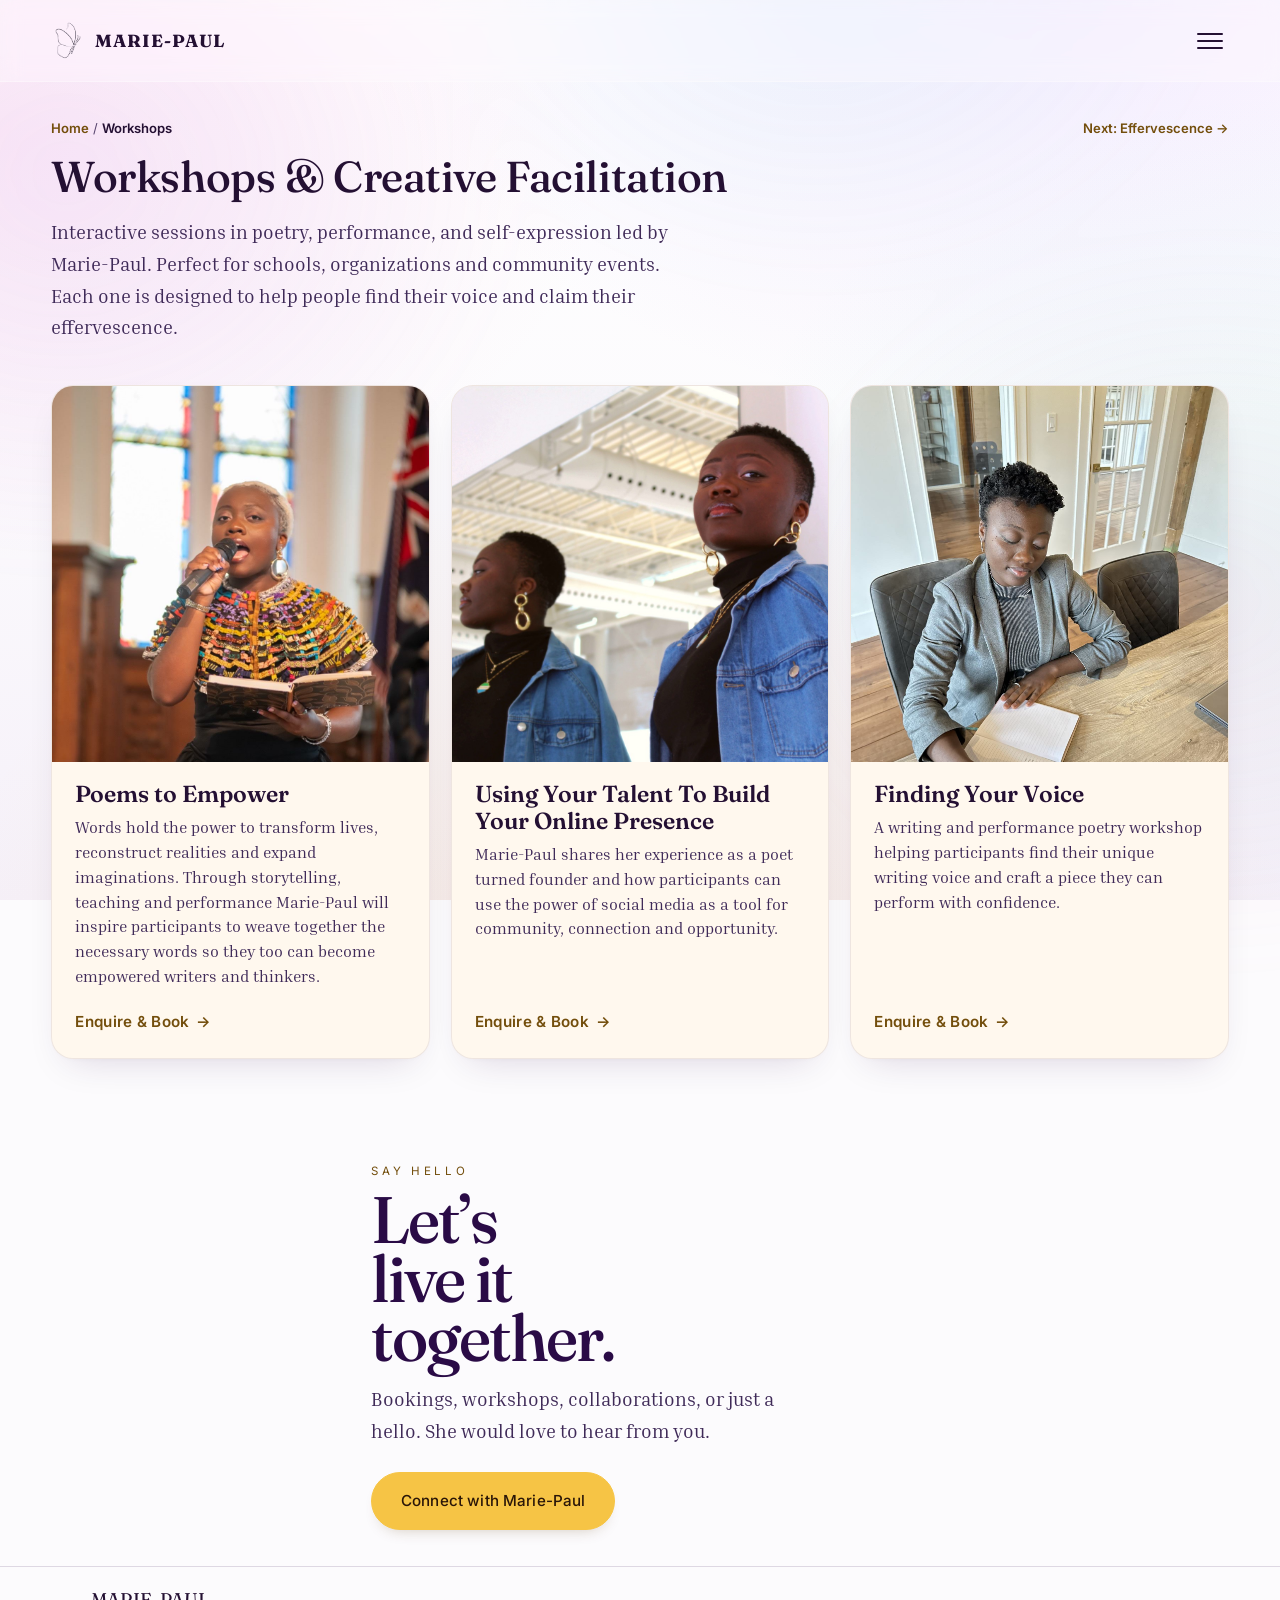
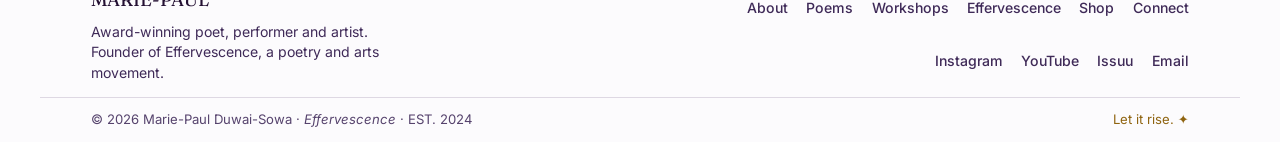
<file: workshops.html>
<!DOCTYPE html>
<html lang="en">
<head>
  <meta charset="UTF-8" />
  <meta name="viewport" content="width=device-width, initial-scale=1.0" />
  <meta name="theme-color" content="#2a0b46" />
  <title>Workshops & Creative Facilitation — Marie-Paul</title>
  <meta name="description" content="Interactive sessions in poetry, performance, and self-expression led by Marie-Paul." />
  <meta name="author" content="Marie-Paul Duwai-Sowa" />
  <meta property="og:type" content="website" />
  <meta property="og:title" content="Workshops & Creative Facilitation — Marie-Paul" />
  <meta property="og:description" content="Interactive sessions in poetry, performance, and self-expression led by Marie-Paul." />
  <meta property="og:site_name" content="MARIE-PAUL" />
  <meta property="og:image" content="assets/og-image.svg" />
  <meta name="twitter:card" content="summary_large_image" />
  <link rel="icon" type="image/png" href="assets/favicon.png" />
  <link rel="canonical" href="https://mariepaul.ca/workshops.html" />
  <link rel="preconnect" href="https://fonts.googleapis.com" />
  <link rel="preconnect" href="https://fonts.gstatic.com" crossorigin />
  <link href="https://fonts.googleapis.com/css2?family=Abril+Fatface&family=Fraunces:ital,opsz,wght@0,9..144,400;0,9..144,500;0,9..144,600;0,9..144,700;1,9..144,400;1,9..144,500&family=Great+Vibes&family=Inria+Serif:ital,wght@0,300;0,400;0,700;1,400&family=Inter:wght@400..600&display=swap" rel="stylesheet" />
  <link rel="stylesheet" href="css/styles.css?v=20261024l" />
</head>
<body>
  <div class="scroll-progress" id="scrollProgress" aria-hidden="true"></div>
  <div class="aurora" aria-hidden="true"></div>
  <a class="skip-link" href="#main">Skip to content</a>
  <header class="nav" id="nav">
    <a href="index.html" class="nav__brand" aria-label="Marie-Paul — home">
      <span class="nav__mark" aria-hidden="true">
        <img src="assets/logo.png" alt="" width="34" height="46" />
      </span>
      <span class="nav__name">MARIE-PAUL</span>
    </a>
    <nav class="nav__links" aria-label="Primary">
      <a href="index.html#about">About</a>
      <a href="poems.html">Poems</a>
      <a href="workshops.html">Workshops</a>
      <a href="house.html">Effervescence</a>
      <a href="shop.html">Shop</a>
    </nav>
    <a href="connect.html" class="btn btn--gold nav__cta magnetic">Connect</a>
    <button class="nav__toggle" id="navToggle" aria-label="Open menu" aria-expanded="false" aria-controls="mobileMenu">
      <span></span><span></span><span></span>
    </button>
  </header>
  <div class="mobile-menu" id="mobileMenu" aria-hidden="true">
    <nav aria-label="Mobile">
      <a href="index.html#about">About</a>
      <a href="poems.html">Poems</a>
      <a href="workshops.html">Workshops</a>
      <a href="house.html">Effervescence</a>
      <a href="shop.html">Shop</a>
      <a href="connect.html">Connect</a>
    </nav>
  </div>
  <main id="main">
    <section class="section workshops section--page" id="workshops" aria-label="Workshops">
      <div class="container">
        <p class="crumb reveal" data-reveal>
          <span><a href="index.html">Home</a> <span aria-hidden="true">/</span> <strong>Workshops</strong></span>
          <a class="crumb__next" href="house.html">Next: Effervescence →</a>
        </p>
        <h2 class="section__title workshops__title reveal" data-reveal>Workshops &amp; Creative Facilitation</h2>
        <p class="workshops__intro reveal" data-reveal>Interactive sessions in poetry, performance, and self-expression led by Marie-Paul. Perfect for schools, organizations and community events. Each one is designed to help people find their voice and claim their effervescence.</p>
        <div class="workshops__grid">
          <article class="wcard reveal" data-reveal>
            <img class="wcard__photo" src="assets/workshops/poems-to-empower.jpg" alt="Marie-Paul reading from a book into a microphone" loading="lazy" />
            <h3 class="wcard__title">Poems to Empower</h3>
            <p class="wcard__desc">Words hold the power to transform lives, reconstruct realities and expand imaginations. Through storytelling, teaching and performance Marie-Paul will inspire participants to weave together the necessary words so they too can become empowered writers and thinkers.</p>
            <a class="card__link" href="connect.html">Enquire &amp; Book <span aria-hidden="true">→</span></a>
          </article>
          <article class="wcard reveal" data-reveal data-delay="120">
            <img class="wcard__photo" src="assets/workshops/online-presence.jpg" alt="Marie-Paul speaking about building an online presence" loading="lazy" />
            <h3 class="wcard__title">Using Your Talent To Build Your Online Presence</h3>
            <p class="wcard__desc">Marie-Paul shares her experience as a poet turned founder and how participants can use the power of social media as a tool for community, connection and opportunity.</p>
            <a class="card__link" href="connect.html">Enquire &amp; Book <span aria-hidden="true">→</span></a>
          </article>
          <article class="wcard reveal" data-reveal data-delay="240">
            <img class="wcard__photo" src="assets/workshops/finding-your-voice.jpg" alt="Marie-Paul writing in a notebook at a table" loading="lazy" />
            <h3 class="wcard__title">Finding Your Voice</h3>
            <p class="wcard__desc">A writing and performance poetry workshop helping participants find their unique writing voice and craft a piece they can perform with confidence.</p>
            <a class="card__link" href="connect.html">Enquire &amp; Book <span aria-hidden="true">→</span></a>
          </article>
        </div>
      </div>
    </section>

    <section class="closer" aria-label="Connect">
      <div class="container closer__inner">
        <p class="kicker">Say hello</p>
        <h2 class="closer__title">Let’s<br>live it<br>together.</h2>
        <p class="closer__lede">Bookings, workshops, collaborations, or just a hello. She would love to hear from you.</p>
        <a href="connect.html" class="btn btn--gold magnetic">Connect with Marie-Paul</a>
      </div>
      <footer class="footer">
        <div class="container footer__grid">
          <div class="footer__brand">
            <span class="footer__logo">MARIE-PAUL</span>
            <p>Award-winning poet, performer and artist. Founder of Effervescence, a poetry and arts movement.</p>
          </div>
          <nav class="footer__nav" aria-label="Footer">
            <a href="index.html#about">About</a>
            <a href="poems.html">Poems</a>
            <a href="workshops.html">Workshops</a>
            <a href="house.html">Effervescence</a>
            <a href="shop.html">Shop</a>
            <a href="connect.html">Connect</a>
          </nav>
          <div class="footer__social">
            <a href="https://www.instagram.com/liveyoureffervescence/" target="_blank" rel="noopener" aria-label="Instagram">Instagram</a>
            <a href="https://www.youtube.com/@marie-paulpoet" target="_blank" rel="noopener" aria-label="YouTube">YouTube</a>
            <a href="https://issuu.com/liveyoureffervescence" target="_blank" rel="noopener" aria-label="Issuu">Issuu</a>
            <a href="mailto:connect@mariepaul.ca" aria-label="Email">Email</a>
          </div>
        </div>
        <div class="footer__base container">
          <span>© <span id="year"></span> Marie-Paul Duwai-Sowa · <em>Effervescence</em> · EST. 2024</span>
          <span class="footer__made">Let it rise. ✦</span>
        </div>
      </footer>
    </section>
  </main>
  <div class="lightbox" id="lightbox" aria-hidden="true" role="dialog" aria-modal="true" aria-label="Video player">
    <button class="lightbox__close" id="lightboxClose" aria-label="Close video">&times;</button>
    <div class="lightbox__stage">
      <p class="lightbox__title" id="lightboxTitle"></p>
      <div class="lightbox__frame" id="lightboxFrame"></div>
    </div>
  </div>
  <div class="mag" id="mag" aria-hidden="true" role="dialog" aria-modal="true" aria-label="Magazine spread">
    <button class="mag__close" id="magClose" aria-label="Close spread">&times;</button>
    <div class="mag__book" id="magBook">
      <div class="mag__page mag__page--left">
        <img id="magCover" alt="" />
      </div>
      <div class="mag__spine" aria-hidden="true"></div>
      <div class="mag__page mag__page--right">
        <p class="mag__meta" id="magMeta"></p>
        <h3 class="mag__title" id="magTitle"></h3>
        <p class="mag__desc" id="magDesc"></p>
        <a class="btn btn--gold magnetic mag__cta" id="magCta" href="#" target="_blank" rel="noopener">Read the full spread</a>
        <button type="button" class="btn btn--ghost mag__share" data-share>Share with others!</button>
      </div>
    </div>
  </div>
  <button class="to-top" id="toTop" aria-label="Top">Top</button>
  <script src="js/main.js"></script>
</body>
</html>
</file>
<file: css/styles.css>
/* =========================================================
   LIVE YOUR EFFERVESCENCE
   Poetry & art by Marie-Paul Duwai-Sowa
   Design system + styles
   ========================================================= */

:root {
  /* Palette — luminous light field with sunset accents */
  --ink: #2a0b46;
  --ink-2: #3d1263;
  --ink-3: #551b83;
  --plum: #7423a6;
  --wine: #b02f78;

  --gold: #8f6410;
  --gold-deep: #734e0c;
  --gold-soft: #8a5a10;
  --gold-bright: #e8b84a;
  --rose: #b03d6e;
  --rose-deep: #9a2f5c;
  --coral: #c44a3c;
  --iris: #8b6cc9;
  --lilac: #b7a0de;
  --lilac-deep: #6e4ea8;
  --highlight: #2f6bff;
  --teal: #1b7a70;

  --paper: #fcfbfd;
  --paper-2: #f5f0f9;
  --cream: #241033;
  --mist: #3f2a58;
  --muted: #56436d;
  --line: rgba(42, 11, 70, 0.14);
  --card: #fff8ee;
  --card-wash: #fff8ee;
  --card-line: rgba(42, 11, 70, 0.08);
  --shadow-card: 0 16px 38px -18px rgba(42, 11, 70, 0.18), 0 2px 8px -4px rgba(42, 11, 70, 0.06);
  --radius-card: 22px;

  /* Typography — one serif for voice, one sans for the interface */
  --font-display: "Fraunces", Georgia, serif;
  --font-name: "Abril Fatface", "Fraunces", Georgia, serif;
  --font-award: "Great Vibes", "Fraunces", cursive;
  --font-serif: "Inria Serif", "Fraunces", Georgia, serif;
  --font-sans: "Inter", system-ui, -apple-system, sans-serif;

  /* Rhythm */
  --maxw: 1200px;
  --gutter: clamp(1.25rem, 4vw, 4rem);
  --radius: 18px;

  --ease: cubic-bezier(0.22, 1, 0.36, 1);
}

/* ---------- Reset ---------- */
*, *::before, *::after { box-sizing: border-box; margin: 0; padding: 0; }
html { -webkit-text-size-adjust: 100%; height: auto; scroll-behavior: smooth; }
@media (prefers-reduced-motion: reduce) {
  *, *::before, *::after { animation-duration: 0.001ms !important; animation-iteration-count: 1 !important; transition-duration: 0.001ms !important; }
}

body {
  font-family: var(--font-sans);
  background: var(--paper);
  color: var(--cream);
  line-height: 1.65;
  font-weight: 400;
  min-height: 100%;
  overflow-x: hidden;
  overflow-y: auto;
  -webkit-font-smoothing: antialiased;
  text-rendering: optimizeLegibility;
  font-optical-sizing: auto;
}

/* ---------- Horizontal page deck (controlled, one page at a time) ---------- */
.deck {
  position: relative;
  width: 100%;
  height: auto;
  overflow: visible;
}
.deck__track {
  display: block;
  height: auto;
  width: 100%;
  transform: none !important;
}
.deck.is-instant .deck__track { transition: none; }
.panel {
  position: relative;
  box-sizing: border-box;
  width: 100%;
  min-width: 0;
  height: auto;
  overflow: visible;
}
.panel.section {
  padding: calc(5.5rem + env(safe-area-inset-top, 0px))
    clamp(4rem, 6vw, 5.5rem)
    calc(6rem + env(safe-area-inset-bottom, 0px));
}
.chapter {
  position: relative;
  margin-top: clamp(3.2rem, 7vh, 5rem);
  padding-top: clamp(2.8rem, 6vh, 4.2rem);
  text-align: left;
}
.house > .chapter { text-align: left; width: 100%; }
.deck-controls, .deck-dots { display: none !important; }
.deck-controls-legacy { position: fixed; inset: 0; pointer-events: none; z-index: 90; }
.deck-arrow {
  pointer-events: auto; position: absolute; top: 50%; transform: translateY(-50%);
  width: 44px; height: 44px; border-radius: 50%; border: 1px solid var(--line);
  background: rgba(255,255,255,0.72); backdrop-filter: blur(12px); color: var(--ink);
  display: grid; place-items: center; cursor: pointer;
  transition: opacity 0.35s var(--ease), border-color 0.35s var(--ease), background 0.35s var(--ease), transform 0.35s var(--ease);
}
.deck-arrow:hover { border-color: var(--gold); color: var(--gold-deep); background: rgba(255,255,255,0.92); transform: translateY(-50%) scale(1.05); }
.deck-arrow:disabled { opacity: 0.15; pointer-events: none; }
.deck-arrow--prev { left: 0.85rem; }
.deck-arrow--next { right: 0.85rem; }
.deck-dots {
  position: fixed; left: 50%; bottom: 0.85rem; top: auto; right: auto;
  transform: translateX(-50%);
  z-index: 90; display: flex; flex-direction: row; gap: 0.55rem; padding: 0.45rem 0.7rem;
  border-radius: 999px; background: rgba(255,255,255,0.7); border: 1px solid var(--line);
  backdrop-filter: blur(10px);
}
.deck-dots button {
  width: 6px; height: 6px; border-radius: 50%; border: 0; padding: 0;
  background: rgba(42,11,70,0.22); cursor: pointer;
  transition: transform 0.3s var(--ease), background 0.3s var(--ease), width 0.3s var(--ease);
}
.deck-dots button.is-active {
  background: var(--gold); width: 16px; height: 6px; border-radius: 999px;
}
.deck-dots button:focus-visible { outline: 2px solid var(--gold); outline-offset: 2px; }
@media (max-width: 900px) {
  .deck-arrow { display: none; }
  .panel.section { padding-inline: var(--gutter); }
}
@media (prefers-reduced-motion: reduce) {
  .deck__track { transition: none; }
}

img { max-width: 100%; display: block; }
a { color: inherit; text-decoration: none; }
::selection { background: var(--highlight); color: #fff; }

/* Soft near-white backdrop with gentle color wash */
body::before {
  content: "";
  position: fixed; inset: 0;
  background:
    radial-gradient(1200px 820px at 82% -8%, rgba(189,136,255,0.18), transparent 60%),
    radial-gradient(1050px 720px at 0% 16%, rgba(255,147,189,0.14), transparent 58%),
    radial-gradient(1000px 780px at 100% 58%, rgba(92,240,216,0.10), transparent 55%),
    radial-gradient(1200px 900px at 48% 112%, rgba(255,182,47,0.12), transparent 58%),
    linear-gradient(180deg, #ffffff 0%, var(--paper) 48%, var(--paper-2) 100%);
  z-index: -3;
}

/* ---------- Aurora ---------- */
.aurora {
  position: fixed; inset: -20%; z-index: -2; pointer-events: none;
  background:
    radial-gradient(42% 52% at 18% 28%, rgba(189,136,255,0.12), transparent 60%),
    radial-gradient(42% 48% at 82% 62%, rgba(255,147,189,0.10), transparent 60%),
    radial-gradient(38% 42% at 60% 12%, rgba(92,240,216,0.08), transparent 60%);
  filter: blur(30px);
  animation: aurora 26s var(--ease) infinite alternate;
}
@keyframes aurora {
  0%   { transform: translate3d(-3%, -2%, 0) scale(1); }
  100% { transform: translate3d(4%, 3%, 0) scale(1.1); }
}

/* ---------- Utilities ---------- */
.container { width: 100%; max-width: var(--maxw); margin-inline: auto; padding-inline: var(--gutter); }
.container--narrow { max-width: 780px; }
.hide-mobile { display: inline; }
.nowrap { white-space: nowrap; }

.grad-text {
  background: linear-gradient(100deg, var(--gold-soft), var(--gold), var(--rose) 70%, var(--iris));
  -webkit-background-clip: text; background-clip: text;
  -webkit-text-fill-color: transparent; color: transparent;
}

.skip-link {
  position: absolute; left: 50%; top: -60px; transform: translateX(-50%);
  background: var(--gold); color: var(--ink); padding: 0.6rem 1.2rem; border-radius: 999px;
  z-index: 200; transition: top 0.3s var(--ease); font-weight: 500;
}
.skip-link:focus { top: 12px; }

/* ---------- Buttons ---------- */
.btn {
  --pad: 0.95rem 1.8rem;
  display: inline-flex; align-items: center; justify-content: center; gap: 0.5rem;
  padding: var(--pad); border-radius: 999px; font-family: var(--font-sans);
  font-weight: 500; font-size: 0.95rem; letter-spacing: 0.01em; cursor: pointer;
  border: 1px solid transparent; position: relative; transition: transform 0.35s var(--ease), box-shadow 0.35s var(--ease), background 0.35s var(--ease), color 0.35s var(--ease);
}
.btn--gold {
  background: #f6c445;
  color: #2a1608;
  border-color: #f6c445;
  box-shadow: 0 8px 16px -10px rgba(90, 58, 8, 0.32);
}
.btn--gold:hover { background: #f8d36a; transform: translateY(-2px); box-shadow: 0 12px 18px -10px rgba(90, 58, 8, 0.36); }
.btn--ghost {
  background: rgba(255,255,255,0.55); color: var(--cream);
  border-color: rgba(116, 35, 166, 0.22); backdrop-filter: blur(6px);
}
.btn--ghost:hover { border-color: var(--gold); color: var(--gold-deep); transform: translateY(-2px); }
.btn--block { width: 100%; }
.btn:focus-visible { outline: 2px solid var(--gold); outline-offset: 3px; }

/* ---------- Scroll progress ---------- */
.scroll-progress {
  position: fixed; top: 0; left: 0; height: 3px; width: 0%;
  background: linear-gradient(90deg, var(--gold), var(--rose), var(--iris));
  z-index: 150; box-shadow: 0 0 14px rgba(243,211,138,0.6);
}

/* ---------- Navigation ---------- */
.nav {
  position: fixed; top: 0; left: 0; right: 0; z-index: 120;
  display: flex; align-items: center; justify-content: space-between; gap: 1rem;
  padding: 1.1rem var(--gutter);
  background: rgba(252,251,253,0.4);
  backdrop-filter: blur(10px) saturate(130%);
  -webkit-backdrop-filter: blur(10px) saturate(130%);
  border-bottom: 1px solid rgba(255,255,255,0.35);
  transition: background 0.4s var(--ease), padding 0.4s var(--ease), border-color 0.4s var(--ease);
}
.nav.is-scrolled {
  background: rgba(252,251,253,0.78);
  border-bottom-color: var(--line); padding-block: 0.75rem;
}
.nav__brand { display: flex; align-items: center; gap: 0.6rem; color: var(--cream); }
.nav__mark { color: var(--gold-bright); display: grid; place-items: center; }
.nav__name {
  font-family: var(--font-display); font-size: 1.1rem; font-weight: 700;
  letter-spacing: 0.06em; text-transform: uppercase; white-space: nowrap;
}
.nav__name em { font-style: italic; color: var(--gold-soft); }
.nav__links { display: flex; flex-wrap: wrap; justify-content: flex-end; gap: 0.55rem 0.7rem; max-width: min(78rem, 74vw); }
.nav__links a { font-size: 0.88rem; font-weight: 500; color: var(--mist); position: relative; padding: 0.2rem 0; transition: color 0.3s var(--ease); white-space: nowrap; }
.nav__links a::after {
  content: ""; position: absolute; left: 0; bottom: -2px; height: 1px; width: 0;
  background: linear-gradient(90deg, var(--gold), var(--rose)); transition: width 0.35s var(--ease);
}
.nav__links a:hover { color: var(--cream); }
.nav__links a:hover::after { width: 100%; }
.nav__cta { padding: 0.55rem 1.1rem; font-size: 0.82rem; }
.nav__cta.is-active { box-shadow: 0 0 0 2px rgba(232,184,74,0.55); }

.nav__toggle { display: none; flex-direction: column; gap: 5px; background: none; border: 0; cursor: pointer; padding: 6px; }
.nav__toggle span { width: 26px; height: 2px; background: var(--cream); border-radius: 2px; transition: transform 0.35s var(--ease), opacity 0.3s; }
.nav__toggle.is-open span:nth-child(1) { transform: translateY(7px) rotate(45deg); }
.nav__toggle.is-open span:nth-child(2) { opacity: 0; }
.nav__toggle.is-open span:nth-child(3) { transform: translateY(-7px) rotate(-45deg); }

/* Mobile menu */
.mobile-menu {
  position: fixed; inset: 0; z-index: 110; display: grid; place-items: center;
  background: rgba(252,251,253,0.96); backdrop-filter: blur(18px);
  opacity: 0; visibility: hidden; transition: opacity 0.4s var(--ease), visibility 0.4s;
}
.mobile-menu.is-open { opacity: 1; visibility: visible; }
.mobile-menu nav { display: flex; flex-direction: column; gap: 1.6rem; text-align: center; }
.mobile-menu a { font-family: var(--font-display); font-size: 2rem; color: var(--cream); font-style: italic; }
.mobile-menu a:hover { color: var(--gold); }

/* ---------- Sections ---------- */
.section { position: relative; }
.section:not(.hero) {
  padding: clamp(2.5rem, 5.5vh, 4.25rem) 0;
}
html { scroll-padding-top: 5.6rem; }
.section__kicker { display: none !important; }
.section__title {
  font-family: var(--font-display); font-weight: 500;
  font-size: clamp(2rem, 5vw, 3.5rem); line-height: 1.08; letter-spacing: -0.01em;
  max-width: 18ch;
}

/* ---------- Hero ---------- */
.hero {
  display: flex;
  flex-direction: column;
  min-height: 100vh;
  overflow: hidden;
  padding: 0;
  position: relative;
  color: #fff6ef;
}
/* Full-bleed portrait plane — fills the entire home panel */
.hero__visual {
  position: absolute;
  inset: 0;
  z-index: 0;
  width: 100%;
  height: 100%;
  border: 0;
  border-radius: 0;
  box-shadow: none;
  overflow: hidden;
  background: #1a0a28;
}
.hero__visual::after {
  content: ""; position: absolute; inset: 0; z-index: 1; pointer-events: none;
  background: linear-gradient(180deg, rgba(183,160,222,0.22), rgba(183,160,222,0.08) 55%, rgba(183,160,222,0.18));
}
.hero__slideshow { position: absolute; inset: 0; }
.hero__slide {
  position: absolute; inset: 0; width: 100%; height: 100%;
  object-fit: cover;
  object-position: center 18%;
  opacity: 0; transition: opacity 1.1s var(--ease);
}
.hero__slide.is-active { opacity: 1; }
/* Full-length portrait — sit the crop lower so the figure reads whole */
.hero__slide--two { object-position: center 34%; }
.hero__stage {
  position: relative; z-index: 1;
  flex: 1 1 auto;
  min-height: 0;
  display: flex;
  align-items: center;
  justify-content: flex-start;
  padding: calc(5.5rem + env(safe-area-inset-top, 0px))
    clamp(2.5rem, 6vw, 5.5rem)
    calc(1.5rem + env(safe-area-inset-bottom, 0px));
}
.hero__inner {
  text-align: left;
  min-width: 0;
  max-width: min(46rem, 100%);
}
.hero__eyebrow {
  font-size: clamp(0.85rem, 1.3vw, 1.05rem);
  letter-spacing: 0.38em; text-transform: uppercase; color: #c24778;
  margin-bottom: 1.15rem;
}
.hero__title { font-family: var(--font-display); font-weight: 300; line-height: 0.92; margin-bottom: 0.7rem; }
.hero__title .line { display: block; }
.hero__title .line--name {
  font-family: var(--font-name);
  font-size: clamp(3.8rem, 10vw, 7.4rem); font-weight: 400; letter-spacing: 0.01em;
  background: linear-gradient(100deg, #ffeab3, #ffd76a 42%, #f7b62f);
  -webkit-background-clip: text; background-clip: text;
  color: transparent; -webkit-text-fill-color: transparent;
  filter: drop-shadow(0 6px 18px rgba(0,0,0,0.28));
  white-space: nowrap;
}
@keyframes shimmer { to { background-position: 200% center; } }
.hero__award {
  font-family: var(--font-award); font-style: normal;
  font-size: clamp(2.2rem, 4.4vw, 3.4rem); color: #6e4ea8;
  margin-bottom: 0.45rem; text-align: left;
}
.hero__tagline {
  font-family: var(--font-serif);
  font-size: clamp(1.2rem, 2.2vw, 1.55rem); color: rgba(255,246,239,0.9);
  max-width: 28ch; margin: 0 0 2rem; font-style: italic; line-height: 1.35;
}
.hero__actions { display: flex; gap: 1.1rem; justify-content: flex-start; align-items: center; flex-wrap: wrap; }
.hero__baseline {
  margin: 1.7rem 0 0;
  font-size: 0.78rem;
  letter-spacing: 0.28em;
  text-transform: uppercase;
  color: rgba(255, 246, 239, 0.9);
  text-shadow: 0 2px 14px rgba(20, 8, 36, 0.4);
}
.hero__slide--speak { object-position: center 10%; }
.hero__slide--pink { object-position: 82% center; }
.about__more-btn {
  margin-top: 0.85rem;
  background: none; border: 0; padding: 0; cursor: pointer;
  font-family: var(--font-sans); font-weight: 600; font-size: 0.98rem;
  color: var(--gold-deep);
}
.about__more-btn::after { content: " →"; }
.about__more-btn:hover { color: var(--ink); }
.about__more { margin-top: 1rem; }
.about__more .about__lead { margin-top: 0.85rem; }
.about__more .about__facts { margin-top: 1.2rem; }
.link-arrow {
  display: inline-flex; align-items: center; gap: 0.35rem;
  font-family: var(--font-sans); font-weight: 600; font-size: 0.98rem;
  color: var(--gold-deep);
}
.link-arrow::after { content: "→"; }
.link-arrow:hover { color: var(--ink); }
.link-arrow--light { color: #fff6ef; text-shadow: 0 2px 12px rgba(20, 8, 36, 0.45); }
.link-arrow--light:hover { color: #ffeab3; }
.hero__actions .btn {
  font-size: 1.05rem;
  padding: 1.1rem 2.15rem;
}
.hero__actions .btn--ghost {
  background: rgba(255,255,255,0.72);
  color: var(--cream);
  border-color: rgba(42, 11, 70, 0.16);
}
.hero__actions .btn--ghost:hover {
  border-color: var(--gold);
  color: var(--gold-deep);
  background: #fff;
}

/* ---------- Marquee ---------- */
.hero__marquee {
  flex: 0 0 auto;
  position: relative;
  z-index: 2;
  overflow: hidden;
  border-top: 1px solid rgba(42,11,70,0.08);
  padding-block: 1.15rem;
  background: #fff;
}
.hero__marquee .marquee__group { color: var(--ink); opacity: 1; }
.marquee { overflow: hidden; border-block: 1px solid var(--line); padding-block: 1.1rem; background: #fff; }
.marquee__track { display: flex; flex-wrap: nowrap; width: max-content; animation: marquee 38s linear infinite; }
.marquee__group {
  flex: 0 0 auto; min-width: 100vw; white-space: nowrap;
  font-family: var(--font-serif); font-style: italic;
  font-size: clamp(1.25rem, 3vw, 2rem); color: var(--ink); opacity: 1;
}
.marquee:hover .marquee__track { animation-play-state: paused; }
@keyframes marquee { from { transform: translateX(0); } to { transform: translateX(-50%); } }

/* ---------- Pillars (House of Effervescence) ---------- */
.pillars { display: grid; grid-template-columns: repeat(3, 1fr); gap: 1.4rem; }
.pillar {
  padding: 2.2rem 1.8rem; border-radius: var(--radius-card); text-align: left;
  background: var(--card-wash); border: 1px solid var(--card-line);
  box-shadow: var(--shadow-card); position: relative; overflow: hidden;
  display: flex; flex-direction: column; gap: 0.7rem;
  transition: transform 0.5s var(--ease), border-color 0.5s var(--ease), box-shadow 0.5s var(--ease);
}
.pillar::before {
  content: ""; position: absolute; inset: 0; opacity: 0;
  background: radial-gradient(400px circle at var(--mx,50%) var(--my,0%), rgba(243,211,138,0.14), transparent 60%);
  transition: opacity 0.4s var(--ease);
}
.pillar:hover, .pillar:focus-visible { transform: translateY(-6px); border-color: rgba(143, 100, 16, 0.35); box-shadow: 0 22px 50px -16px rgba(42, 11, 70, 0.28); outline: none; }
.pillar:hover::before, .pillar:focus-visible::before { opacity: 1; }
.pillar__num { font-family: var(--font-sans); font-size: 0.78rem; font-weight: 600; color: var(--gold-deep); letter-spacing: 0.18em; }
.pillar h3 { font-family: var(--font-display); font-weight: 600; font-size: 1.45rem; line-height: 1.15; margin: 0; color: var(--cream); }
.pillar p { color: var(--mist); font-family: var(--font-serif); font-size: 1rem; line-height: 1.55; position: relative; }

/* ---------- The Poem ---------- */
.poem { text-align: left; overflow: hidden; }
.poem__ambience {
  position: absolute; inset: 0; z-index: -1; pointer-events: none;
  background: radial-gradient(55% 50% at 80% 10%, rgba(139, 92, 199, 0.08), transparent 70%);
}
.poem .section__kicker { justify-content: flex-start; }
.poem .section__kicker::before { display: none; }
.poem__title {
  font-family: var(--font-display); font-weight: 300; font-style: italic;
  font-size: clamp(3rem, 10vw, 6.5rem); line-height: 1; margin-bottom: 0.5rem;
  background: linear-gradient(100deg, var(--gold-soft), var(--gold), var(--rose));
  -webkit-background-clip: text; background-clip: text; -webkit-text-fill-color: transparent;
}
.poem__byline { color: var(--muted); font-style: italic; font-family: var(--font-serif); font-size: 1.05rem; margin-bottom: 3.5rem; }
.poem__body { font-family: var(--font-serif); }
.stanza { margin-bottom: 2rem; }
.stanza .pl {
  display: block; font-size: clamp(1.15rem, 2.6vw, 1.6rem); line-height: 1.5; color: var(--cream);
  opacity: 0; transform: translateY(14px); filter: blur(4px);
  transition: opacity 0.7s var(--ease), transform 0.7s var(--ease), filter 0.7s var(--ease);
}
.stanza .pl.is-lit { opacity: 1; transform: none; filter: none; }
.stanza--accent .pl { font-style: italic; color: var(--gold-soft); font-size: clamp(1.4rem, 3.4vw, 2.1rem); }
.stanza--yes .pl {
  font-family: var(--font-display); font-weight: 500; font-style: italic;
  font-size: clamp(2rem, 6vw, 3.4rem); letter-spacing: 0.02em;
  background: linear-gradient(100deg, var(--gold), var(--rose)); -webkit-background-clip: text; background-clip: text; -webkit-text-fill-color: transparent;
}
.stanza--finale .pl { color: var(--gold-soft); }
.poem__cta { margin-top: 3rem; display: flex; gap: 1rem; justify-content: flex-start; flex-wrap: wrap; }

/* ---------- About ---------- */
.about .container { max-width: 1320px; }
.about__grid { display: grid; grid-template-columns: 1.15fr 0.95fr; gap: clamp(1.6rem, 4vw, 3.2rem); align-items: center; }
.portrait {
  position: relative;
  width: min(640px, 100%);
  aspect-ratio: 4/5;
  margin-inline: auto;
}
.portrait__frame {
  position: absolute; inset: 0; border-radius: 220px 220px 24px 24px; overflow: hidden;
  background: var(--card-wash);
  border: 10px solid var(--gold-bright);
  display: grid; place-items: center; text-align: center;
  box-shadow: 0 18px 40px -20px rgba(42, 11, 70, 0.28);
}
.portrait__initials {
  font-family: var(--font-display); font-size: clamp(4rem, 12vw, 7rem); font-weight: 300; font-style: italic;
  background: linear-gradient(120deg, var(--gold-soft), var(--gold), var(--rose)); -webkit-background-clip: text; background-clip: text; -webkit-text-fill-color: transparent;
}
.portrait__img {
  position: absolute; inset: 0; width: 100%; height: 100%; object-fit: cover; object-position: 50% 18%;
  transition: transform 0.9s var(--ease);
}
.portrait:hover .portrait__img { transform: scale(1.04); }
.portrait__frame::after { display: none; }
.portrait__caption { display: none; }
.portrait__ring { display: none; }
@keyframes floaty { to { transform: translateY(-10px) rotate(0.5deg); } }
.about__role { color: var(--gold); font-size: 0.95rem; letter-spacing: 0.05em; margin: 0.6rem 0 1.6rem; }
.about__lead,
.about__text {
  font-family: var(--font-serif);
  font-size: 1.12rem;
  color: var(--cream);
  margin-bottom: 1.2rem;
  line-height: 1.5;
}
.about__lead em,
.about__text em { color: var(--gold-soft); font-style: italic; }
.about__content .section__title { margin-bottom: 1.65rem; }
.about__text { margin-bottom: 2rem; }
.about__facts { list-style: none; display: grid; grid-template-columns: 1fr 1fr; gap: 0.9rem; }
.about__facts li {
  padding: 0.9rem 1.1rem; border: 1px solid rgba(143, 100, 16, 0.22); border-radius: 12px;
  font-size: 0.9rem; color: var(--mist);
  background: var(--card-wash); box-shadow: 0 8px 22px -14px rgba(42, 11, 70, 0.2);
}
.about__facts strong {
  color: var(--gold-deep); font-weight: 600; display: block;
  letter-spacing: 0.02em; margin-bottom: 0.1rem;
}

/* ---------- Work / Productions ---------- */
.work .section__title { margin-bottom: 1.8rem; }
.work__grid { display: grid; grid-template-columns: repeat(4, 1fr); gap: 1.3rem; }
.card {
  grid-column: span 2;
  padding: 2.2rem 1.8rem; border-radius: var(--radius-card); text-align: left;
  background: var(--card-wash); border: 1px solid var(--card-line);
  box-shadow: var(--shadow-card); position: relative; overflow: hidden;
  display: flex; flex-direction: column; gap: 0.7rem; min-height: 0;
  transition: transform 0.5s var(--ease), border-color 0.5s var(--ease), box-shadow 0.5s var(--ease);
}
.card--wide { grid-column: span 4; }
.card::after {
  content: ""; position: absolute; top: -40%; right: -20%; width: 260px; height: 260px; border-radius: 50%;
  background: radial-gradient(circle, rgba(237,157,180,0.16), transparent 70%); opacity: 0; transition: opacity 0.5s var(--ease);
}
.card:hover { transform: translateY(-6px); border-color: rgba(143, 100, 16, 0.35); box-shadow: 0 24px 52px -16px rgba(42, 11, 70, 0.28); }
.card:hover::after { opacity: 1; }
.card__tag { font-family: var(--font-sans); font-size: 0.72rem; font-weight: 600; letter-spacing: 0.18em; text-transform: uppercase; color: var(--gold-deep); }
.card__title { font-family: var(--font-display); font-weight: 600; font-size: 1.45rem; line-height: 1.15; color: var(--cream); }
.card__desc { color: var(--mist); font-family: var(--font-serif); font-size: 1rem; line-height: 1.55; flex: 1; }
.card__link { color: var(--gold-deep); font-family: var(--font-sans); font-size: 0.95rem; font-weight: 600; letter-spacing: 0.02em; display: inline-flex; gap: 0.4rem; margin-top: 0.4rem; transition: gap 0.3s var(--ease), color 0.3s; align-self: flex-start; }
.card__link:hover { gap: 0.9rem; color: var(--rose-deep); }

/* Video card play badge */
.card--video { cursor: pointer; }
.card__play {
  position: absolute; top: 1.4rem; right: 1.4rem; width: 44px; height: 44px; border-radius: 50%;
  background: rgba(243,211,138,0.12); border: 1px solid rgba(243,211,138,0.5);
  display: grid; place-items: center; transition: transform 0.4s var(--ease), background 0.4s var(--ease); z-index: 2;
}
.card__play::before {
  content: ""; width: 0; height: 0; margin-left: 3px;
  border-left: 12px solid var(--gold); border-top: 7px solid transparent; border-bottom: 7px solid transparent;
}
.card--video:hover .card__play { transform: scale(1.12); background: rgba(243,211,138,0.22); }

/* ---------- Video lightbox ---------- */
.lightbox {
  position: fixed; inset: 0; z-index: 250; display: grid; place-items: center;
  padding: var(--gutter); background: rgba(6,3,12,0.86); backdrop-filter: blur(16px);
  opacity: 0; visibility: hidden; transition: opacity 0.4s var(--ease), visibility 0.4s;
}
.lightbox.is-open { opacity: 1; visibility: visible; }
.lightbox__stage { width: min(1000px, 100%); transform: translateY(16px) scale(0.98); transition: transform 0.5s var(--ease); }
.lightbox.is-open .lightbox__stage { transform: none; }
.lightbox__title { font-family: var(--font-display); font-style: italic; font-size: 1.3rem; color: #ffeab3; margin-bottom: 0.9rem; text-align: center; }
.lightbox__frame {
  position: relative; aspect-ratio: 16/9; border-radius: 14px; overflow: hidden;
  border: 1px solid var(--line); box-shadow: 0 40px 120px -40px rgba(0,0,0,0.9);
  background: #000;
}
.lightbox__frame iframe { position: absolute; inset: 0; width: 100%; height: 100%; border: 0; }
.lightbox__close {
  position: absolute; top: 1.2rem; right: 1.4rem; width: 48px; height: 48px; border-radius: 50%;
  background: rgba(255,255,255,0.06); border: 1px solid var(--line); color: var(--cream);
  font-size: 1.8rem; line-height: 1; cursor: pointer; transition: background 0.3s var(--ease), transform 0.3s var(--ease);
}
.lightbox__close:hover { background: rgba(243,211,138,0.18); transform: rotate(90deg); }

/* ---------- Home ---------- */
.to-top {
  position: fixed; bottom: 1.4rem; right: 1.2rem; left: auto; z-index: 130;
  width: 44px; height: 44px; border-radius: 50%; cursor: pointer;
  background: linear-gradient(100deg, #ffeab3, #ffd76a 45%, #f7b62f); color: #2a1608; border: 0;
  display: grid; place-items: center; box-shadow: 0 10px 30px -12px rgba(232,184,74,0.55);
  opacity: 0; visibility: hidden; transform: translateY(14px);
  transition: opacity 0.4s var(--ease), transform 0.4s var(--ease), visibility 0.4s, box-shadow 0.35s var(--ease);
}
.to-top.is-visible { opacity: 1; visibility: visible; transform: none; }
.to-top:hover { transform: translateY(-3px); box-shadow: 0 16px 40px -12px rgba(243,211,138,0.85); }
.to-top:focus-visible { outline: 2px solid var(--cream); outline-offset: 3px; }

/* Active nav link (scrollspy) */
.nav__links a.is-active { color: var(--gold-deep); }
.nav__links a.is-active::after { width: 100%; }

/* ---------- Connect ---------- */
.connect__grid { display: grid; grid-template-columns: 1fr 1fr; gap: clamp(2rem, 6vw, 5rem); align-items: start; }
.connect__text { color: var(--mist); font-family: var(--font-serif); font-size: 1.2rem; margin: 1.4rem 0 2rem; max-width: 44ch; }
.connect__channels { list-style: none; display: grid; gap: 0.7rem; }
.connect__channels a, .ch__static {
  display: flex; flex-direction: column; gap: 0.15rem; padding: 1rem 1.2rem; border-radius: 12px;
  border: 1px solid var(--line); background: rgba(255,255,255,0.7); transition: border-color 0.35s var(--ease), transform 0.35s var(--ease), background 0.35s;
}
.connect__channels a:hover { border-color: rgba(243,211,138,0.45); transform: translateX(4px); background: rgba(243,211,138,0.05); }
.ch__label { font-size: 0.72rem; letter-spacing: 0.24em; text-transform: uppercase; color: var(--muted); }
.ch__value { color: var(--cream); font-size: 1.02rem; }

/* Form */
.connect__form {
  padding: 2.2rem 1.8rem; border-radius: var(--radius-card);
  background: var(--card-wash); border: 1px solid var(--card-line);
  display: grid; gap: 1.2rem; box-shadow: var(--shadow-card);
}
.field { position: relative; }
.field input, .field textarea, .field select {
  width: 100%; padding: 1.1rem 1rem 0.5rem; background: rgba(255,255,255,0.85);
  border: 1px solid var(--line); border-radius: 12px; color: var(--cream);
  font-family: var(--font-sans); font-size: 1rem; transition: border-color 0.3s var(--ease), box-shadow 0.3s;
  appearance: none;
}
.field textarea { resize: vertical; min-height: 120px; }
.field input:focus, .field textarea:focus, .field select:focus {
  outline: none; border-color: var(--gold); box-shadow: 0 0 0 3px rgba(243,211,138,0.14);
}

/* Select / static labels: sit above the control (native selects vertically center their value) */
.field--select,
.field--static { display: flex; flex-direction: column; gap: 0.45rem; }
.field--select select {
  padding: 0.9rem 2.6rem 0.9rem 1rem; cursor: pointer;
  background-image:
    linear-gradient(45deg, transparent 50%, var(--gold) 50%),
    linear-gradient(135deg, var(--gold) 50%, transparent 50%);
  background-position: right 1.15rem center, right 0.85rem center;
  background-size: 6px 6px, 6px 6px;
  background-repeat: no-repeat;
}
.field--static textarea { padding: 0.9rem 1rem; min-height: 140px; }
.field--select option { background: #fff; color: var(--cream); }
.field label {
  position: absolute; left: 1rem; top: 0.95rem; color: var(--muted); font-size: 1rem;
  pointer-events: none; transition: transform 0.25s var(--ease), color 0.25s, font-size 0.25s;
}
.field input:focus + label, .field input:not(:placeholder-shown) + label,
.field textarea:focus + label, .field textarea:not(:placeholder-shown) + label {
  transform: translateY(-0.7rem); font-size: 0.72rem; color: var(--gold); letter-spacing: 0.06em;
}
.field .field__label--static {
  position: static; transform: none; pointer-events: auto;
  font-size: 0.72rem; color: var(--gold); letter-spacing: 0.16em;
  text-transform: uppercase; padding-left: 0.15rem;
}
.form__note { font-size: 0.9rem; color: var(--teal); min-height: 1.2em; text-align: left; }
.form__note.is-error { color: var(--rose-deep); }

/* ---------- Footer ---------- */
.footer { border-top: 1px solid var(--line); padding-top: 1.15rem; margin-top: 0.6rem; }
.footer__grid {
  display: grid;
  grid-template-columns: minmax(14rem, 1.15fr) minmax(0, 2fr);
  gap: 0.45rem 2rem;
  align-items: center;
  text-align: left;
  padding-bottom: 0.85rem;
}
.footer__brand { grid-row: 1 / span 2; }
.footer__logo { font-family: var(--font-display); font-size: 1.15rem; }
.footer__logo em { font-style: italic; color: var(--gold-soft); }
.footer__brand p { color: var(--mist); margin: 0.4rem 0 0; max-width: 32ch; font-size: 0.88rem; line-height: 1.45; }
.footer__nav, .footer__social {
  display: flex;
  flex-direction: row;
  flex-wrap: wrap;
  justify-content: flex-end;
  align-items: center;
  gap: 0.45rem 1.15rem;
  max-width: none;
  padding-top: 0;
}
.footer__nav { grid-column: 2; grid-row: 1; }
.footer__social { grid-column: 2; grid-row: 2; }
.footer__nav a, .footer__social a { color: var(--mist); font-size: 0.88rem; font-weight: 500; transition: color 0.3s; width: auto; }
.footer__nav a:hover, .footer__social a:hover { color: var(--gold-deep); }
.footer__base { display: flex; justify-content: space-between; align-items: center; padding-block: 0.7rem; border-top: 1px solid var(--line); color: var(--muted); font-size: 0.82rem; flex-wrap: wrap; gap: 0.4rem; }
.footer__made { color: var(--gold); }

/* ---------- Reveal animation ---------- */
.reveal { opacity: 0; transform: translateY(26px); transition: opacity 0.9s var(--ease), transform 0.9s var(--ease); }
.reveal.is-visible { opacity: 1; transform: none; }

/* ---------- Hero roles ---------- */
.hero__roles {
  font-family: var(--font-sans);
  font-size: clamp(1.05rem, 1.9vw, 1.5rem);
  font-weight: 700;
  letter-spacing: 0.26em; text-transform: uppercase;
  color: #fff; margin-bottom: 2rem; text-align: left;
  text-shadow: 0 2px 14px rgba(20, 8, 36, 0.55);
}
.hero__roles span { color: var(--gold-bright); margin: 0 0.5rem; font-weight: 400; }

/* ---------- Performance gallery (gold-framed films) ---------- */
.perf-gallery {
  display: grid; grid-template-columns: 1.45fr 1fr 1fr; gap: 1.3rem;
  margin-bottom: 1.8rem; align-items: stretch;
}
.perf-gallery__item {
  margin: 0; border-radius: 16px; overflow: hidden; position: relative;
  border: 4px solid var(--gold-bright);
  background: rgba(255,255,255,0.03);
  box-shadow: 0 18px 44px -26px rgba(212,146,31,0.6);
  transition: transform 0.5s var(--ease), box-shadow 0.5s var(--ease);
}
.perf-gallery__item:hover { transform: translateY(-5px); box-shadow: 0 28px 60px -26px rgba(212,146,31,0.75); }
.perf-gallery__item img { width: 100%; aspect-ratio: 4/5; object-fit: cover; display: block; transition: transform 0.7s var(--ease); }
.perf-gallery__item:hover img { transform: scale(1.04); }
.perf-gallery__item figcaption {
  position: absolute; left: 0; right: 0; bottom: 0; padding: 2.2rem 0.9rem 0.85rem;
  background: linear-gradient(transparent, rgba(10,4,18,0.55) 45%, rgba(10,4,18,0.92));
  font-family: var(--font-serif); font-style: italic; font-size: 1rem; color: #ffeab3;
  text-align: left; text-shadow: 0 1px 8px rgba(0,0,0,0.6);
}

/* ---------- Magazine spreads (Our Productions) ---------- */
.productions {
  display: grid; grid-template-columns: repeat(2, minmax(0, 1fr));
  gap: clamp(1.6rem, 4vw, 3.2rem);
  margin-top: 0.5rem; width: 100%;
}
.spread {
  display: block; text-decoration: none; color: inherit;
  background: none; border: 0; padding: 0; width: 100%; cursor: pointer;
  font: inherit; text-align: left;
}
.spread:focus-visible { outline: 2px solid var(--gold); outline-offset: 6px; border-radius: 16px; }
.spread__cover { display: block; }
.spread__cover {
  position: relative; border-radius: 14px; overflow: hidden; border: 1px solid var(--line);
  background: transparent; border: 0; box-shadow: 0 18px 40px -24px rgba(42,11,70,0.28);
  transition: transform 0.5s var(--ease), box-shadow 0.5s var(--ease);
}
.spread:hover .spread__cover { transform: translateY(-6px); box-shadow: 0 34px 70px -28px rgba(0,0,0,0.85); }
.spread__cover img {
  width: 100%;
  height: auto;
  max-height: min(72vh, 720px);
  object-fit: contain;
  object-position: center;
  display: block;
  background: transparent;
}
.spread__cta {
  position: absolute; left: 50%; top: 50%; transform: translate(-50%, -50%) scale(0.92);
  background: rgba(255,255,255,0.94); color: #1a0a24; padding: 0.7rem 1.1rem; border-radius: 10px;
  font-family: var(--font-display); font-style: italic; font-size: 0.95rem; white-space: nowrap;
  opacity: 0; transition: opacity 0.35s var(--ease), transform 0.35s var(--ease);
  box-shadow: 0 10px 30px rgba(0,0,0,0.25);
}
.spread:hover .spread__cta { opacity: 1; transform: translate(-50%, -50%) scale(1); }
.spread__title {
  display: block;
  font-family: var(--font-display); font-weight: 500; font-size: clamp(1.25rem, 2vw, 1.55rem); text-align: left;
  margin-top: 1rem; color: var(--cream);
}

/* ---------- Shop lifestyle ---------- */
.shop__editorial { display: grid; grid-template-columns: 0.8fr 1.2fr; gap: 1.4rem; margin-top: 2.6rem; }
.shop__lifestyle {
  border-radius: var(--radius); overflow: hidden; border: 1px solid var(--card-line);
  background: var(--card); box-shadow: var(--shadow-card); display: flex; flex-direction: column;
}
/* The two stills have different native ratios; letting the image flex keeps the pair level. */
.shop__lifestyle img { width: 100%; flex: 1 1 auto; min-height: 0; object-fit: cover; display: block; }
.shop__lifestyle figcaption {
  padding: 0.9rem 1.2rem; color: var(--mist); font-family: var(--font-serif); font-style: italic; font-size: 0.95rem;
  background: var(--card);
}

/* ---------- Animated ink underline ---------- */
.ink-underline {
  background-image: linear-gradient(var(--gold), var(--gold));
  background-repeat: no-repeat; background-position: 0 92%;
  background-size: 0% 2px; padding-bottom: 2px;
  transition: background-size 1s var(--ease) 0.25s;
  color: var(--gold-soft);
}
.pl.is-lit .ink-underline,
.page.is-active .ink-underline,
.ink-underline.is-drawn { background-size: 100% 2px; }

/* ---------- Poems flip-book ---------- */
.poems__intro { color: var(--mist); font-family: var(--font-serif); font-size: 1.2rem; max-width: 48ch; margin: 1rem 0 2.6rem; }
.book { border: 1px solid var(--card-line); border-radius: var(--radius-card); overflow: hidden; background: var(--card-wash); box-shadow: var(--shadow-card); }
.book__tabs { display: flex; flex-wrap: wrap; gap: 0.4rem; padding: 0.9rem; border-bottom: 1px solid var(--card-line); }
.book__tab {
  border: 1px solid var(--card-line); background: var(--paper); color: var(--mist);
  padding: 0.55rem 1.1rem; border-radius: 999px; font-family: var(--font-sans); font-size: 0.85rem;
  cursor: pointer; transition: color 0.3s var(--ease), border-color 0.3s var(--ease), background 0.3s var(--ease);
}
.book__tab:hover { color: var(--cream); border-color: rgba(243,211,138,0.4); }
.book__tab.is-active { color: #2a1608; background: linear-gradient(100deg, #ffeab3, var(--gold-bright)); border-color: transparent; font-weight: 600; }
.book__stage { position: relative; padding: clamp(1.6rem, 5vw, 3.4rem); }
.page { display: none; }
.page.is-active { display: block; animation: pageIn 0.7s var(--ease); }
.page[hidden] { display: none; }
@keyframes pageIn { from { opacity: 0; transform: translateY(18px) rotateX(6deg); } to { opacity: 1; transform: none; } }
.page__head { border-left: 3px solid var(--page-accent, var(--gold)); padding-left: 1rem; margin-bottom: 1.8rem; }
.page__title {
  font-family: var(--font-display); font-style: italic; font-weight: 400;
  font-size: clamp(1.8rem, 5vw, 3rem); line-height: 1.05;
  color: var(--gold);
}
.page.is-active .page__title { animation: titleToPage 1.15s var(--ease) forwards; }
@keyframes titleToPage { to { color: var(--page-accent, var(--gold)); } }
.page__meta { color: var(--muted); font-size: 0.9rem; font-style: italic; }
.page__text { font-family: var(--font-serif); font-size: clamp(1.15rem, 2.2vw, 1.45rem); line-height: 1.55; color: var(--cream); max-width: 60ch; }
.page__text p { margin-bottom: 1.4rem; }
.page__text em { color: var(--page-accent, var(--gold-soft)); font-style: italic; }
.page__accent { font-family: var(--font-display); font-style: italic; font-size: clamp(1.6rem, 4vw, 2.6rem); color: var(--page-accent, var(--gold)); }
.page__lang {
  margin: 2.4rem 0 1.2rem;
  font-family: var(--font-display);
  font-style: italic;
  font-size: 1.15rem;
  color: var(--page-accent, var(--gold));
}
.page__note {
  margin-top: 2.2rem;
  font-size: 0.95rem;
  color: var(--muted);
  max-width: 46ch;
}
.page__text sup { font-size: 0.65em; line-height: 0; }
.page__text--placeholder { color: var(--mist); }
.page__soon { display: inline-block; font-family: var(--font-sans); font-size: 0.72rem; letter-spacing: 0.24em; text-transform: uppercase; color: var(--page-accent, var(--gold)); border: 1px dashed color-mix(in srgb, var(--page-accent, var(--gold)) 55%, transparent); padding: 0.4rem 0.9rem; border-radius: 999px; margin-bottom: 1.2rem; }
/* colour per page */
.page--1 { --page-accent: var(--gold); }
.page--2 { --page-accent: var(--rose); }
.page--3 { --page-accent: var(--iris); }
.page--4 { --page-accent: var(--teal); }
.page--5 { --page-accent: var(--coral); }
.page--6 { --page-accent: var(--plum); }
.page--roses { --page-accent: var(--rose-deep); }
.book__nav { display: flex; align-items: center; justify-content: space-between; gap: 1rem; padding: 0.9rem 1.2rem; border-top: 1px solid var(--line); }
.book__arrow { background: var(--paper); border: 1px solid var(--card-line); color: var(--cream); padding: 0.6rem 1.2rem; border-radius: 999px; cursor: pointer; font-family: var(--font-sans); font-size: 0.85rem; font-weight: 500; transition: border-color 0.3s var(--ease), transform 0.3s var(--ease); }
.book__arrow:hover { border-color: var(--gold); transform: translateY(-2px); }
.book__arrow:disabled { opacity: 0.35; cursor: default; transform: none; }
.book__counter { color: var(--muted); font-size: 0.85rem; letter-spacing: 0.12em; }

/* ---------- House of Effervescence (the movement) ---------- */
.house { text-align: center; }
.house__ambience {
  position: absolute; inset: 0; pointer-events: none; z-index: 0;
  background:
    radial-gradient(60% 45% at 50% 12%, rgba(232,184,74,0.14), transparent 65%),
    radial-gradient(55% 45% at 18% 82%, rgba(212,90,138,0.10), transparent 62%),
    radial-gradient(55% 45% at 84% 78%, rgba(139,92,199,0.12), transparent 62%);
}
.house__inner { position: relative; z-index: 1; display: flex; flex-direction: column; align-items: center; }
.house__founded {
  font-family: var(--font-serif); font-style: italic; color: var(--mist);
  font-size: 1.05rem; letter-spacing: 0.04em;
}
.house__founded strong { font-style: normal; letter-spacing: 0.22em; color: var(--gold-deep); font-weight: 600; }
.house__tagline {
  font-family: var(--font-display); font-weight: 300;
  font-size: clamp(1.6rem, 4vw, 2.4rem); line-height: 1.1; margin-top: 0.5rem;
}
.house__tagline em {
  font-style: italic; font-weight: 500;
  background: linear-gradient(100deg, var(--gold-soft), var(--gold), var(--rose) 78%);
  -webkit-background-clip: text; background-clip: text; -webkit-text-fill-color: transparent;
}
.house__movement {
  font-family: var(--font-sans); font-weight: 600;
  font-size: clamp(0.7rem, 1.1vw, 0.8rem); letter-spacing: 0.22em; text-transform: uppercase;
  color: var(--gold); margin-top: 0.55rem;
}
.house__title {
  font-family: var(--font-display); font-weight: 500;
  font-size: clamp(2.2rem, 5.6vw, 3.8rem); line-height: 1; letter-spacing: -0.01em;
  margin-top: clamp(1rem, 2.4vh, 1.7rem); max-width: none;
}
.house__sub {
  display: block; font-family: var(--font-serif); font-style: italic; font-weight: 400;
  font-size: clamp(1.15rem, 2.6vw, 1.75rem); letter-spacing: 0.01em; margin-top: 0.5rem;
}
.house__text {
  color: var(--mist); font-family: var(--font-serif); font-size: clamp(1rem, 1.7vw, 1.18rem);
  max-width: 62ch; margin: 0.9rem auto 0; line-height: 1.5;
}
.house__pillars-title {
  font-family: var(--font-display); font-weight: 500; font-size: clamp(1.35rem, 3vw, 1.85rem);
  color: var(--lilac-deep); margin: clamp(1.2rem, 2.6vh, 1.9rem) 0 1rem;
}
.house .pillars { text-align: left; width: 100%; gap: 1.3rem; }
.house__actions { display: flex; gap: 1rem; flex-wrap: wrap; justify-content: center; margin-top: 1.6rem; }

/* Our Productions */
.house__est { color: var(--gold-deep); font-family: var(--font-serif); font-style: italic; font-size: 1.15rem; margin: 0.6rem 0 0.8rem; letter-spacing: 0.04em; }
.house__est strong { font-style: normal; letter-spacing: 0.16em; color: var(--gold-deep); font-weight: 600; }
.productions__intro {
  color: var(--mist); font-family: var(--font-serif);
  font-size: clamp(1.05rem, 1.7vw, 1.22rem); line-height: 1.55;
  max-width: none; width: 100%; margin: 0 0 2rem;
}
.productions__intro em { color: var(--gold-soft); font-style: italic; }

/* ---------- Comments / guest reflections ---------- */
.comments { margin-top: 2.4rem; padding: 1.45rem 1.5rem 1.35rem; border: 1px solid var(--card-line); border-radius: var(--radius-card); background: var(--card-wash); box-shadow: var(--shadow-card); text-align: left; }
.comments__head { margin-bottom: 1rem; }
.comments__title { font-family: var(--font-display); font-weight: 500; font-size: clamp(1.2rem, 2.6vw, 1.65rem); color: var(--gold-deep); }
.comments__sub { color: var(--muted); font-family: var(--font-serif); font-size: 0.92rem; margin: 0.25rem 0 0; line-height: 1.45; white-space: normal; max-width: 46ch; }
.reflections__board {
  display: grid;
  grid-template-columns: minmax(15.5rem, 0.92fr) minmax(17rem, 1.08fr);
  gap: 0 1.4rem;
  align-items: stretch;
}
.reflections__form { display: flex; flex-direction: column; gap: 0.65rem; margin: 0; }
.reflections__form .btn { align-self: flex-start; --pad: 0.75rem 1.35rem; font-size: 0.9rem; }
.field--plain input { padding: 0.9rem 1rem; line-height: 1.25; }
.comments .field--plain input { padding: 0.78rem 0.95rem; }
.comments .field--static textarea { min-height: 5.6rem; padding: 0.7rem 0.9rem; }
.hp,
.visually-hidden {
  position: absolute; width: 1px; height: 1px; padding: 0; margin: -1px;
  overflow: hidden; clip: rect(0, 0, 0, 0); white-space: nowrap; border: 0;
}
.reflections__feed {
  display: flex; flex-direction: column; min-height: 0;
  padding-left: 1.35rem; border-left: 1px solid var(--card-line);
}
.reflections__count {
  font-family: var(--font-sans); font-size: 0.72rem; font-weight: 600;
  letter-spacing: 0.14em; text-transform: uppercase; color: var(--gold-deep);
  margin: 0 0 0.65rem;
}
.reflections {
  list-style: none; display: flex; flex-direction: column; gap: 0.65rem;
  overflow-y: auto; max-height: 16.5rem; padding-right: 0.2rem;
  scrollbar-width: thin; scrollbar-color: rgba(143, 100, 16, 0.35) transparent;
}
.reflection {
  padding: 0.8rem 0.9rem 0.7rem; border-radius: 14px; background: rgba(255,255,255,0.72);
  border: 1px solid var(--card-line);
}
.reflection__meta {
  display: flex; flex-wrap: wrap; align-items: baseline; gap: 0.45rem 0.8rem;
  margin-bottom: 0.45rem;
}
.reflection__name { font-family: var(--font-display); font-weight: 600; color: var(--cream); }
.reflection__time { font-size: 0.85rem; color: var(--muted); }
.reflection__body { font-family: var(--font-serif); color: var(--mist); line-height: 1.5; }
.reflection__like {
  margin-top: 0.5rem; display: inline-flex; align-items: center; gap: 0.4rem;
  padding: 0.28rem 0.7rem 0.28rem 0.55rem; border-radius: 999px; cursor: pointer;
  border: 1px solid rgba(143, 100, 16, 0.22); background: rgba(255,248,238,0.9);
  color: var(--gold-deep); font-family: var(--font-sans); font-size: 0.85rem; font-weight: 600;
  transition: transform 0.3s var(--ease), background 0.3s var(--ease), border-color 0.3s var(--ease);
}
.reflection__like:hover { transform: translateY(-1px); border-color: var(--gold); }
.reflection__like.is-on { background: linear-gradient(100deg, #ffeab3, #ffd76a 45%, #f7b62f); border-color: transparent; color: #2a1608; }
.reflection__like svg { width: 14px; height: 14px; }
.reflections__empty, .reflections__error {
  font-family: var(--font-serif); color: var(--mist); font-size: 1.05rem;
}

/* ---------- Workshops ---------- */
.workshops__intro { color: var(--mist); font-family: var(--font-serif); font-size: 1.2rem; max-width: 52ch; margin: 1rem 0 2.6rem; }
.workshops .container { max-width: 1320px; }
.workshops__grid { display: grid; grid-template-columns: repeat(3, 1fr); gap: 1.3rem; }
.wcard {
  padding: 2.2rem 1.8rem; border-radius: var(--radius-card); text-align: left;
  background: var(--card-wash); border: 1px solid var(--card-line);
  box-shadow: var(--shadow-card);
  display: flex; flex-direction: column; gap: 0.7rem;
  transition: transform 0.5s var(--ease), border-color 0.5s var(--ease), box-shadow 0.5s var(--ease);
}
.wcard:hover { transform: translateY(-6px); border-color: rgba(143, 100, 16, 0.35); box-shadow: 0 24px 52px -16px rgba(42, 11, 70, 0.28); }
.wcard__icon { font-size: 1.8rem; color: var(--gold-deep); line-height: 1; }
.wcard__title { font-family: var(--font-display); font-weight: 600; font-size: 1.45rem; line-height: 1.15; color: var(--cream); }
.wcard__desc { color: var(--mist); font-family: var(--font-serif); font-size: 1rem; line-height: 1.55; flex: 1; }
.wcard .card__link { margin-top: 0.4rem; }

/* ---------- Shop ---------- */
.shop__banner {
  position: relative; border-radius: var(--radius); overflow: hidden;
  border: 1px solid var(--line); margin-bottom: 2.4rem;
  box-shadow: 0 26px 60px -34px rgba(42,11,70,0.5);
}
.shop__banner img { width: 100%; aspect-ratio: 16/7; object-fit: cover; object-position: center 62%; display: block; }
.shop__banner::after {
  content: ""; position: absolute; inset: 0;
  background: linear-gradient(180deg, rgba(14,6,26,0.28) 0%, rgba(14,6,26,0.42) 55%, rgba(14,6,26,0.5) 100%);
}
.shop__banner-title {
  position: absolute; inset: 0; z-index: 1; display: grid; place-items: end start;
  text-align: left; padding: 1.4rem 1.2rem;
  font-family: var(--font-sans); font-weight: 300; color: #fff;
  font-size: clamp(1.5rem, 5.2vw, 3.6rem); letter-spacing: 0.14em; text-transform: uppercase;
  text-shadow: 0 4px 30px rgba(0,0,0,0.45);
}
.shop__head { margin-bottom: 2.2rem; }
.shop__join { margin-top: 0.9rem; }
.shop__join a {
  display: inline-flex; align-items: center; gap: 0.5rem;
  font-family: var(--font-display); font-size: clamp(1.1rem, 2.4vw, 1.5rem);
  color: var(--gold-deep); transition: gap 0.3s var(--ease), color 0.3s var(--ease);
}
.shop__join a:hover { gap: 0.9rem; color: var(--rose-deep); }
.shop__intro { color: var(--mist); font-family: var(--font-serif); font-size: 1.2rem; max-width: 56ch; margin-top: 0.9rem; }
.shop__grid { display: grid; grid-template-columns: repeat(3, 1fr); gap: 1.3rem; }
.product { border: 1px solid var(--card-line); border-radius: var(--radius-card); overflow: hidden; background: var(--card-wash); box-shadow: var(--shadow-card); text-align: left; transition: transform 0.5s var(--ease), border-color 0.5s var(--ease), box-shadow 0.5s var(--ease); }
.product:hover { transform: translateY(-6px); border-color: rgba(143, 100, 16, 0.35); box-shadow: 0 24px 52px -16px rgba(42, 11, 70, 0.28); }
.product__media {
  aspect-ratio: 4/5; position: relative; overflow: hidden;
  background: #efe8dc;
}
.product__media img {
  position: absolute; inset: 0; width: 100%; height: 100%;
  object-fit: cover; object-position: center 12%;
  transition: opacity 0.45s var(--ease), transform 0.6s var(--ease);
}
.product:hover .product__media img { transform: scale(1.03); }
.product__img--alt { opacity: 0; }
.product:hover .product__img--alt, .product:focus-within .product__img--alt { opacity: 1; }
.product__body { padding: 1.8rem 1.8rem 2rem; display: flex; flex-direction: column; gap: 0.55rem; }
.product__title { font-family: var(--font-display); font-weight: 600; font-size: 1.45rem; line-height: 1.15; color: var(--cream); }
.product__desc { color: var(--mist); font-family: var(--font-serif); font-size: 1rem; line-height: 1.55; }
.product__meta { color: var(--muted); font-size: 0.78rem; letter-spacing: 0.16em; text-transform: uppercase; }
.product__badge { align-self: flex-start; margin-top: 0.4rem; font-size: 0.7rem; font-weight: 600; letter-spacing: 0.18em; text-transform: uppercase; color: var(--gold-deep); border: 1px solid rgba(143, 100, 16, 0.35); padding: 0.35rem 0.8rem; border-radius: 999px; }

/* ---------- Newsletter: Marie-Paul's Musings ---------- */
.musings {
  margin-top: 2.2rem; padding: 2.2rem 1.8rem; border-radius: var(--radius-card); text-align: left;
  border: 1px solid var(--card-line);
  background: var(--card-wash); box-shadow: var(--shadow-card);
}
.musings__eyebrow { font-size: 0.7rem; letter-spacing: 0.3em; text-transform: uppercase; color: var(--gold-deep); }
.musings__title { font-family: var(--font-display); font-weight: 500; font-size: clamp(1.5rem, 3.2vw, 2rem); margin-top: 0.35rem; }
.musings__title em { font-style: italic; color: var(--gold-deep); }
.musings__text { color: var(--mist); font-family: var(--font-serif); font-size: 1.1rem; margin: 0.5rem 0 1.1rem; max-width: 46ch; }
.musings .community__form { max-width: none; justify-content: flex-start; }
.musings .community__note { text-align: left; }

/* ---------- Follow for More ---------- */
.follow { margin-top: 2rem; }
.follow__label { font-family: var(--font-display); font-weight: 600; font-size: 1.15rem; margin-bottom: 0.9rem; }
.follow__list { list-style: none; display: flex; flex-wrap: wrap; gap: 0.6rem; }
.follow__list a {
  display: inline-flex; align-items: center; gap: 0.5rem;
  padding: 0.6rem 1rem; border-radius: 999px; border: 1px solid var(--line);
  background: rgba(255,255,255,0.7); color: var(--cream); font-size: 0.9rem;
  transition: border-color 0.35s var(--ease), transform 0.35s var(--ease), color 0.35s var(--ease);
}
.follow__list a:hover { border-color: var(--gold); color: var(--gold-deep); transform: translateY(-2px); }
.follow__list svg { color: var(--gold-deep); flex: 0 0 auto; }

.community__form { display: flex; gap: 0.6rem; width: 100%; max-width: 460px; flex-wrap: wrap; justify-content: flex-start; }
.community__form input {
  flex: 1; min-width: 200px; padding: 1rem 1.2rem; border-radius: 999px; background: rgba(255,255,255,0.9);
  border: 1px solid var(--line); color: var(--cream); font-family: var(--font-sans); font-size: 1rem;
}
.community__form input:focus { outline: none; border-color: var(--gold); box-shadow: 0 0 0 3px rgba(243,211,138,0.14); }
.community__note { min-height: 1.2em; margin-top: 1rem; color: var(--teal); font-size: 0.95rem; }
.community__note.is-error { color: var(--rose-deep); }

/* ---------- The Visual Poetry Experience ---------- */
.vpx {
  margin: 0;
  padding: clamp(2.4rem, 5vh, 3.6rem) 0 0;
  background:
    radial-gradient(80% 70% at 50% 0%, rgba(255,255,255,0.45), transparent 58%),
    #e8dcf4;
  color: var(--cream);
}
.vpx__inner {
  width: min(1120px, calc(100% - (var(--gutter) * 2)));
  margin-inline: auto;
}
.vpx__title {
  font-family: var(--font-display); font-weight: 700; letter-spacing: 0.01em;
  font-size: clamp(1.55rem, 3.2vw, 2.55rem); line-height: 1.15;
  color: var(--ink); text-align: center;
  margin: 0 0 1.5rem; max-width: none; white-space: nowrap;
}
.vpx__film {
  position: relative; display: block; width: 100%; min-width: 0;
  border-radius: 10px; overflow: hidden;
  background: #100a18; cursor: pointer;
  box-shadow: 0 28px 70px -28px rgba(0,0,0,0.55);
  transition: transform 0.5s var(--ease), box-shadow 0.5s var(--ease);
}
.vpx__film:hover { transform: translateY(-4px); box-shadow: 0 36px 80px -28px rgba(0,0,0,0.6); }
.vpx__film img {
  width: 100%; height: auto; aspect-ratio: 16 / 9;
  object-fit: cover; object-position: center;
  display: block;
}
.vpx__play {
  position: absolute; left: 50%; top: 50%; transform: translate(-50%, -50%);
  width: 86px; height: 86px; border-radius: 50%; display: grid; place-items: center;
  background: rgba(232,184,74,0.94); box-shadow: 0 14px 34px -10px rgba(0,0,0,0.5);
  transition: transform 0.4s var(--ease);
}
.vpx__play::before {
  content: ""; margin-left: 5px;
  border-left: 22px solid #2a1608; border-top: 13px solid transparent; border-bottom: 13px solid transparent;
}
.vpx__film:hover .vpx__play { transform: translate(-50%, -50%) scale(1.08); }
.vpx__filmlabel {
  position: absolute; left: 0; right: 0; bottom: 0; padding: 2.2rem 1.2rem 1rem;
  text-align: left; font-family: var(--font-serif); font-style: italic; font-size: 1.05rem;
  color: #ffeab3; background: linear-gradient(transparent, rgba(12,5,22,0.78));
}
.vpx__below {
  margin-top: 1.2rem;
  padding-bottom: clamp(1.6rem, 4vh, 2.4rem);
}
.vpx__lead { font-family: var(--font-serif); font-size: 1.12rem; color: var(--cream); line-height: 1.55; }
.vpx__lead em { color: var(--gold-deep); font-style: italic; }
.vpx__text {
  font-family: var(--font-serif);
  color: var(--mist);
  margin-top: 0.85rem;
  font-size: clamp(1rem, 1.7vw, 1.12rem);
  line-height: 1.55;
}
.vpx__text a {
  color: var(--gold-deep);
  text-decoration: underline;
  text-underline-offset: 0.18em;
}
.vpx__text a:hover { color: var(--ink); }
.vpx__actions { margin-top: 1.4rem; display: flex; gap: 0.9rem; flex-wrap: wrap; align-items: center; }
.vpx__quote {
  width: 100%;
  margin: 0;
  padding: clamp(1.8rem, 5vw, 2.8rem) var(--gutter);
  border: 0;
  border-block: 8px solid #8b6cc9;
  border-radius: 0;
  max-width: none;
  text-align: center;
  background:
    radial-gradient(circle at 8% 28%, rgba(255,255,255,0.22) 0 1.4rem, transparent 1.55rem),
    radial-gradient(circle at 18% 72%, rgba(232,184,255,0.2) 0 2.6rem, transparent 2.8rem),
    radial-gradient(circle at 78% 22%, rgba(255,255,255,0.16) 0 2.1rem, transparent 2.3rem),
    radial-gradient(circle at 92% 68%, rgba(255,210,255,0.18) 0 3.2rem, transparent 3.4rem),
    radial-gradient(circle at 48% 88%, rgba(180,140,255,0.22) 0 2.4rem, transparent 2.6rem),
    linear-gradient(160deg, #6a3298 0%, #3b1760 48%, #5c2d8f 100%);
}
.vpx__quote blockquote {
  font-family: var(--font-display); font-style: italic; font-weight: 300;
  font-size: clamp(1.25rem, 2.6vw, 1.85rem); line-height: 1.4; color: #fff;
  max-width: 42rem;
  margin-inline: auto;
}
.vpx__quote .ink-underline { color: #fff; background-image: linear-gradient(#fff, #fff); }
.vpx__quote figcaption {
  margin-top: 1.15rem; font-size: 0.72rem; letter-spacing: 0.22em; text-transform: uppercase;
  color: rgba(255,234,179,0.82);
}
.vpx__quote figcaption span { color: #ffeab3; }

/* Two smaller cards under the performance films */
.work__grid.work__grid--pair {
  display: flex;
  justify-content: center;
  gap: 1.3rem;
}
.work__grid.work__grid--pair .card {
  flex: 1 1 0;
  min-width: 0;
  grid-column: auto;
}
.card--sm { grid-column: span 1; min-height: 0; padding: 2.2rem 1.8rem; gap: 0.7rem; }
.card--sm .card__play { width: 34px; height: 34px; top: 1.1rem; right: 1.1rem; }
.card--sm .card__play::before { border-left-width: 9px; border-top-width: 5.5px; border-bottom-width: 5.5px; }

/* ---------- Magazine spread viewer ---------- */
.mag {
  position: fixed; inset: 0; z-index: 250; display: grid; place-items: center;
  padding: var(--gutter); background: rgba(20,8,34,0.82); backdrop-filter: blur(16px);
  opacity: 0; visibility: hidden; transition: opacity 0.4s var(--ease), visibility 0.4s;
}
.mag.is-open { opacity: 1; visibility: visible; }
.mag__book {
  position: relative; display: grid; grid-template-columns: 1fr 2px 1fr;
  width: min(940px, 100%); max-height: 84vh; border-radius: 8px; overflow: hidden;
  background: linear-gradient(180deg, #fffdf9, #f4eee6);
  box-shadow: 0 50px 120px -40px rgba(0,0,0,0.8), 0 0 0 1px rgba(42,11,70,0.18);
  transform: translateY(18px) scale(0.97); transition: transform 0.5s var(--ease);
}
.mag.is-open .mag__book { transform: none; }
.mag__page { position: relative; }
.mag__page--left { background: #1a1020; }
.mag__page--left img {
  width: 100%;
  height: auto;
  max-height: 84vh;
  object-fit: contain;
  object-position: center;
  display: block;
  background: #1a1020;
}
.mag__spine { background: linear-gradient(90deg, rgba(0,0,0,0.22), rgba(0,0,0,0.06)); }
.mag__page--right {
  padding: clamp(1.6rem, 4vw, 3rem); display: flex; flex-direction: column;
  justify-content: center; gap: 0.7rem; overflow-y: auto;
}
.mag__meta { font-size: 0.7rem; letter-spacing: 0.26em; text-transform: uppercase; color: var(--gold-deep); }
.mag__title { font-family: var(--font-display); font-weight: 500; font-size: clamp(1.6rem, 4vw, 2.4rem); line-height: 1.1; color: var(--cream); }
.mag__desc { color: var(--mist); font-family: var(--font-serif); font-size: 1.1rem; line-height: 1.5; }
.mag__cta { align-self: flex-start; margin-top: 0.8rem; }
.mag__share { align-self: flex-start; margin-top: 0.35rem; }
.mag__close {
  position: absolute; top: 1.2rem; right: 1.4rem; z-index: 2; width: 48px; height: 48px; border-radius: 50%;
  background: rgba(255,255,255,0.14); border: 1px solid rgba(255,255,255,0.3); color: #fff;
  font-size: 1.8rem; line-height: 1; cursor: pointer; transition: background 0.3s var(--ease), transform 0.3s var(--ease);
}
.mag__close:hover { background: rgba(232,184,74,0.3); transform: rotate(90deg); }

/* ---------- Responsive ---------- */
@media (max-width: 1280px) {
  .nav__links, .nav__cta { display: none; }
  .nav__toggle { display: flex; }
}
@media (max-width: 960px) {
  .hero__stage {
    align-items: flex-end;
    justify-content: flex-start;
    padding-inline: var(--gutter);
    padding-bottom: 1.5rem;
  }
  .hero__inner { text-align: left; max-width: 36rem; }
  .hero__actions { justify-content: flex-start; }
  .hero__title .line--name { font-size: clamp(3rem, 13vw, 4.8rem); }
  .hero__slide { object-position: center 22%; }
  .hero__slide--speak { object-position: center 8%; }
  .hero__slide--pink { object-position: 78% center; }
  .pillars { grid-template-columns: 1fr; }
  .about__grid, .house-teaser__grid, .feature__grid { grid-template-columns: 1fr; }
  .lifestyle__row { grid-template-columns: 1fr 1fr; }
  .about__portrait { order: -1; }
  .work__grid { grid-template-columns: repeat(2, 1fr); }
  .card { grid-column: span 1; }
  .card--wide { grid-column: span 2; }
  .productions { grid-template-columns: repeat(2, minmax(0, 1fr)); }
  .spread__cover img { max-height: min(56vh, 560px); }
  .perf-gallery { grid-template-columns: repeat(3, 1fr); gap: 0.7rem; }
  .workshops__grid, .shop__grid { grid-template-columns: repeat(2, 1fr); }
  .connect__grid { grid-template-columns: 1fr; }
  .reflections__board { grid-template-columns: 1fr; }
  .reflections__feed { padding-left: 0; padding-top: 1rem; border-left: 0; border-top: 1px solid var(--card-line); }
  .reflections { max-height: 14rem; }
  .comments__sub { white-space: normal; }
  .footer__grid { grid-template-columns: 1fr; }
  .footer__brand { grid-row: auto; }
  .footer__nav, .footer__social { grid-column: auto; grid-row: auto; justify-content: flex-start; }
  .shop__editorial { grid-template-columns: 1fr; }
  .mag__book { grid-template-columns: 1fr; grid-template-rows: auto auto; max-height: 86vh; overflow-y: auto; }
  .mag__spine { display: none; }
  .mag__page--left img { max-height: 42vh; object-fit: contain; }
}
@media (max-width: 560px) {
  .hide-mobile { display: none; }
  .hero__actions { flex-direction: column; }
  .btn { width: 100%; }
  .work__grid { grid-template-columns: 1fr; }
  .card--wide { grid-column: span 1; }
  .about__facts { grid-template-columns: 1fr; }
  .hero__title .line--name { letter-spacing: 0.01em; }
  .workshops__grid, .shop__grid { grid-template-columns: 1fr; }
  .productions { grid-template-columns: repeat(2, minmax(0, 1fr)); gap: 1rem; }
  .spread__cover img { height: auto; max-height: none; }
  .perf-gallery { grid-template-columns: 1fr; }
  .lifestyle__row { grid-template-columns: 1fr; }
  .work__grid.work__grid--pair { flex-direction: column; }
  .work__grid.work__grid--pair .card { width: 100%; flex: 1 1 auto; }
  .follow__list a { width: 100%; }
  .hero__roles { font-size: 0.82rem; letter-spacing: 0.13em; }
  .hero__roles span { margin: 0 0.3rem; }
  /* Touch devices can't hover, so the prompt sits as a bar along the cover */
  .spread__cta {
    left: 0; right: 0; top: auto; bottom: 0; transform: none;
    opacity: 1; border-radius: 0; white-space: normal; text-align: center;
    font-size: 0.72rem; padding: 0.45rem 0.5rem; box-shadow: none;
  }
  .spread:hover .spread__cta { transform: none; }
  .book__tabs { gap: 0.35rem; }
  .book__tab { font-size: 0.78rem; padding: 0.5rem 0.85rem; }
  .community__form { flex-direction: column; }
  .community__form .btn { width: 100%; }
}

/* Custom cursor bubble (desktop, fine pointer only) */
.cursor-bubble { display: none !important; }

/* =========================================================
   PDF edits — vertical site, white / gold / lilac
   ========================================================= */
.nav__mark svg { display: block; width: 34px; height: 46px; }
.nav__mark img { width: 34px; height: 46px; object-fit: contain; display: block; }

.to-top {
  width: auto; height: auto; min-width: 3.4rem;
  padding: 0.7rem 1.15rem; border-radius: 999px;
  font-family: var(--font-sans); font-size: 0.82rem; font-weight: 600;
  letter-spacing: 0.16em; text-transform: uppercase;
}
.to-top svg { display: none; }

.page-shell { padding-top: calc(6.4rem + env(safe-area-inset-top, 0px)); }

.section.section--page {
  padding-top: calc(7.4rem + env(safe-area-inset-top, 0px));
}

.about__lead,
.about__text { font-family: var(--font-serif); }

.house-teaser {
  text-align: left;
  padding-block: clamp(4rem, 9vh, 6.4rem);
}
.house-teaser__grid {
  display: grid; grid-template-columns: minmax(0, 0.9fr) minmax(0, 1.1fr);
  gap: clamp(1.4rem, 4vw, 3.6rem); align-items: end;
}
.house-teaser__title {
  font-family: var(--font-display); font-weight: 500;
  font-size: clamp(2.6rem, 6vw, 4.6rem); color: var(--gold);
  letter-spacing: 0.01em; margin-bottom: 0.35rem; line-height: 0.95;
}
.house-teaser__movement {
  font-family: var(--font-serif); font-style: italic;
  color: var(--lilac-deep); font-size: clamp(1.05rem, 2vw, 1.4rem);
  letter-spacing: 0.04em; margin-bottom: 0;
}
.house-teaser__text {
  font-family: var(--font-serif); color: var(--cream);
  font-size: clamp(1.08rem, 2vw, 1.28rem); line-height: 1.6;
  max-width: 42ch; margin: 0 0 1.5rem;
}
.house-teaser__actions { display: flex; justify-content: flex-start; align-items: center; gap: 0.9rem; flex-wrap: wrap; }

.page-teaser {
  text-align: center;
  padding-block: clamp(3.4rem, 8vh, 5.2rem);
}
.page-teaser__title {
  font-family: var(--font-display); font-weight: 500;
  font-size: clamp(2rem, 5vw, 3.2rem); color: var(--ink);
  margin-bottom: 0.85rem;
}
.page-teaser__text {
  font-family: var(--font-serif); color: var(--cream);
  font-size: clamp(1.05rem, 2vw, 1.22rem); line-height: 1.6;
  max-width: 44ch; margin: 0 0 1.5rem;
}

.lifestyle { background: #fff; }
.lifestyle .shop__banner { margin-bottom: 1.6rem; }
.lifestyle .page-teaser__text { margin-bottom: 0; }
.lifestyle__row {
  display: grid; grid-template-columns: repeat(3, minmax(0, 1fr));
  gap: 1rem; margin: 1.6rem 0 1.5rem;
}
.lifestyle__card {
  display: flex; flex-direction: column; gap: 0.45rem;
  padding: 0.75rem 0.75rem 1.05rem;
  border: 1px solid var(--card-line); border-radius: 18px;
  background: #fffdf8; color: var(--ink);
  transition: transform 0.45s var(--ease), box-shadow 0.45s var(--ease);
}
.lifestyle__card:hover { transform: translateY(-4px); box-shadow: var(--shadow-card); }
.lifestyle__card img {
  width: 100%; height: auto; aspect-ratio: 1; object-fit: contain; display: block;
  background: #f6f1e8; border-radius: 12px;
}
.lifestyle__card strong {
  font-family: var(--font-display); font-weight: 500; font-size: 1.28rem; line-height: 1.15;
}
.lifestyle__card span { color: var(--mist); font-family: var(--font-serif); font-size: 0.98rem; }

.feature__grid {
  display: grid;
  grid-template-columns: minmax(0, 340px) minmax(0, 1fr);
  gap: clamp(1.8rem, 4vw, 3.6rem);
  align-items: center;
}
.feature__photo {
  margin: 0;
  min-width: 0;
  border-radius: 18px;
  overflow: hidden;
  border: 4px solid var(--gold-bright);
  box-shadow: var(--shadow-card);
  background: #f6f1e8;
}
.feature__photo img {
  width: 100%;
  height: auto;
  max-height: 520px;
  object-fit: contain;
  object-position: center;
  display: block;
}
.feature__copy { min-width: 0; }
.feature__copy .page-teaser__title {
  max-width: 16em;
  font-size: clamp(2rem, 3.2vw, 2.8rem);
  line-height: 1.08;
}
.feature__copy .page-teaser__text { max-width: 38ch; }

.work .section__title { color: var(--ink); }
.card--reading {
  background: linear-gradient(160deg, #fff6d8, #ffeab3);
  border-color: rgba(247, 182, 47, 0.35); color: var(--cream);
}
.card--reading .card__title { color: var(--ink); }
.card--reading .card__desc,
.card--reading .card__tag { color: var(--mist); }
.card--reading .card__link { color: var(--gold-deep); }
.card--reading .card__play { background: rgba(255,255,255,0.55); border-color: rgba(143, 100, 16, 0.35); }

.house__tagline {
  font-size: clamp(2.2rem, 6.4vw, 4.4rem);
  line-height: 1.05;
  border: 3px solid var(--lilac-deep);
  padding: 0.55rem 1.25rem 0.7rem;
  border-radius: 20px;
  color: var(--ink);
  background: rgba(255,255,255,0.55);
}
.house__tagline em {
  font-style: italic;
  color: var(--gold);
  background: none;
  -webkit-text-fill-color: var(--gold);
}
.house__title {
  color: var(--gold);
  background: none;
  -webkit-text-fill-color: var(--gold);
}
.house__movement {
  font-family: var(--font-serif);
  font-weight: 400;
  font-style: italic;
  letter-spacing: 0.03em;
  text-transform: none;
  color: var(--lilac-deep);
  font-size: clamp(1.15rem, 2.5vw, 1.7rem);
}
.house__founded { display: block; margin-top: 0.45rem; }
.house__title { display: none; }
.house__sub {
  display: block;
  font-family: var(--font-serif); font-style: italic; font-weight: 400;
  font-size: clamp(1.15rem, 2.6vw, 1.75rem); letter-spacing: 0.01em; margin-top: 0.7rem;
  color: var(--lilac-deep); text-align: center;
}
.house__text--after { margin-top: 1rem; margin-bottom: 0.4rem; }
.pillar__num {
  font-size: clamp(1.85rem, 4vw, 2.7rem);
  letter-spacing: 0.04em;
  line-height: 1;
  font-weight: 600;
}

.productions { align-items: start; }
.spread {
  display: flex; flex-direction: column; align-items: center;
  background: none; border: 0; cursor: pointer; color: inherit; width: 100%;
}
.spread__title {
  order: -1;
  text-align: center;
  margin: 0 0 1rem;
  color: var(--cream);
  width: 100%;
}
.comments__sub { white-space: normal; max-width: 52ch; }
.comments__share { margin-top: 1rem; }

.wcard { padding: 0 0 1.5rem; overflow: hidden; gap: 0; }
.wcard__photo {
  width: 100%;
  aspect-ratio: 1 / 1;
  min-height: min(22rem, 46vw);
  object-fit: cover;
  object-position: center 18%;
  display: block;
  background: #ece4f5;
}
.wcard__title { padding: 1.2rem 1.45rem 0.45rem; }
.wcard__desc { padding: 0 1.45rem; }
.wcard .card__link { padding: 0.85rem 1.45rem 0; }
.workshops__title { white-space: normal; font-size: clamp(1.7rem, 3.4vw, 2.7rem); max-width: none; }

.shop__banner-title {
  place-items: center;
  text-align: center;
  padding: 1.4rem;
  letter-spacing: 0.1em;
}
.shop__intro { font-family: var(--font-serif); color: var(--cream); font-size: 1.18rem; max-width: 46ch; margin: 0.9rem auto 1.3rem; text-align: center; }
.shop__head { text-align: center; }
.shop__head .section__title {
  display: block;
  width: fit-content;
  max-width: 100%;
  margin-inline: auto;
  text-align: center;
  white-space: normal;
}
.shop__join { margin-top: 0; text-align: center; }
.poems .section__title,
.workshops .section__title,
#productions .section__title,
.comments .section__title { max-width: none; }

.poems__kicker { display: none; }
.poems__cta { margin-top: 2rem; }

.section.connect {
  background:
    radial-gradient(80% 70% at 50% 0%, rgba(255,255,255,0.45), transparent 58%),
    #e8dcf4;
}
.connect .section__title { margin-bottom: 0.4rem; }
.connect__invite {
  font-family: var(--font-serif); font-size: 1.25rem; color: var(--cream);
  margin: 0.6rem 0 1.6rem;
}
.connect .follow { margin-top: 0.4rem; margin-bottom: 1.6rem; }
.connect .musings { margin-top: 0.4rem; }
.field--optional { display: none; }
.field--optional.is-on { display: block; }

.footer__brand p { max-width: 36ch; }

.section-next {
  display: flex; flex-wrap: wrap; gap: 0.7rem;
  margin-top: 1.8rem;
}
.about__content .section-next { margin-top: 1.6rem; }

.crumb {
  display: flex; flex-wrap: wrap; align-items: center; justify-content: space-between;
  gap: 0.35rem 1rem;
  font-family: var(--font-sans); font-size: 0.82rem; color: var(--muted);
  margin-bottom: 0.85rem;
}
.crumb a { color: var(--gold-deep); font-weight: 600; }
.crumb a:hover { color: var(--rose-deep); }
.crumb strong { color: var(--cream); font-weight: 600; }
.crumb__next { white-space: nowrap; }
.house .crumb { width: 100%; }

/* ---------- Cadence: short chapters, one invitation ---------- */
.kicker {
  font-size: 0.72rem;
  letter-spacing: 0.32em;
  text-transform: uppercase;
  color: var(--gold-deep);
  margin: 0 0 0.55rem;
}
.section__lede {
  font-family: var(--font-serif);
  color: var(--mist);
  font-size: 1.15rem;
  max-width: 38ch;
  margin: 0.5rem 0 1.1rem;
}
.beat {
  padding: clamp(2.2rem, 5vh, 3.6rem) 0;
  text-align: center;
}
.beat__line {
  font-family: var(--font-display);
  font-weight: 500;
  font-size: clamp(1.85rem, 4.4vw, 3.15rem);
  line-height: 1.05;
  color: var(--ink);
  margin: 0 auto 0.7rem;
}
.beat__text {
  font-family: var(--font-serif);
  color: var(--mist);
  font-size: 1.15rem;
  max-width: 36ch;
  margin: 0 auto 1rem;
}
.lifestyle {
  background: #fff8ee;
}
.lifestyle__title {
  font-family: var(--font-display);
  font-weight: 500;
  font-size: clamp(2.15rem, 5vw, 3.4rem);
  line-height: 0.92;
  letter-spacing: -0.03em;
  color: var(--ink);
  margin: 0 0 0.85rem;
  max-width: 12ch;
}
.lifestyle__note {
  font-family: var(--font-serif);
  color: var(--mist);
  font-size: 1.18rem;
  max-width: 34ch;
  margin: 0;
}
.lifestyle__row { gap: 1.1rem; margin: 1.25rem 0 1.15rem; }
.lifestyle__card {
  padding: 0;
  border: 0;
  background: transparent;
  border-radius: 0;
  gap: 0.35rem;
  box-shadow: none;
}
.lifestyle__card:hover { transform: translateY(-4px); box-shadow: none; }
.lifestyle__card img {
  aspect-ratio: 4 / 5;
  object-fit: contain;
  background: #f3eee6;
  border-radius: 18px;
  border: 1px solid rgba(42, 11, 70, 0.06);
}
.lifestyle__card--photo img { object-fit: cover; object-position: center 30%; }
.lifestyle__card strong {
  margin-top: 0.85rem;
  font-family: var(--font-sans);
  font-weight: 600;
  font-size: 0.78rem;
  letter-spacing: 0.16em;
  text-transform: uppercase;
}
.lifestyle__card span { font-size: 1rem; }
.worlds__grid {
  display: grid;
  grid-template-columns: repeat(3, minmax(0, 1fr));
  gap: 0.8rem;
  margin-top: 1.15rem;
}
.worlds__card {
  position: relative;
  display: flex;
  flex-direction: column;
  justify-content: flex-end;
  gap: 0.45rem;
  min-height: 0;
  padding: 1.25rem 3.4rem 1.2rem 1.35rem;
  border-radius: var(--radius-card);
  background: linear-gradient(160deg, #fff6d8, #ffeab3);
  border: 1px solid rgba(247, 182, 47, 0.35);
  color: var(--ink);
  box-shadow: var(--shadow-card);
  transition: transform 0.35s var(--ease), box-shadow 0.35s var(--ease);
}
.worlds__card::after {
  content: "→";
  position: absolute;
  top: 1rem;
  right: 1rem;
  width: 34px;
  height: 34px;
  margin: 0;
  border-radius: 50%;
  display: grid;
  place-items: center;
  background: rgba(255,255,255,0.55);
  border: 1px solid rgba(143, 100, 16, 0.35);
  color: var(--gold-deep);
  font-size: 1rem;
  font-weight: 600;
  line-height: 1;
  transition: transform 0.35s var(--ease), background 0.35s var(--ease);
}
.worlds__card:hover {
  transform: translateY(-4px);
  box-shadow: 0 18px 32px -16px rgba(42, 11, 70, 0.28);
}
.worlds__card:hover::after { transform: scale(1.08); background: rgba(255,255,255,0.8); }
.worlds__card:focus-visible { outline: 2px solid var(--ink); outline-offset: 3px; }
.worlds__card span {
  font-family: var(--font-sans);
  font-size: 0.72rem;
  font-weight: 600;
  letter-spacing: 0.18em;
  text-transform: uppercase;
  color: var(--gold-deep);
}
.worlds__card strong {
  font-family: var(--font-display);
  font-weight: 600;
  font-size: clamp(1.45rem, 2.2vw, 1.85rem);
  line-height: 1.12;
  color: var(--ink);
}
.closer { padding: clamp(2.4rem, 6vh, 4rem) 0 0; }
.closer__inner { max-width: 40rem; padding-bottom: clamp(1.8rem, 4vh, 2.6rem); }
.closer__title {
  font-family: var(--font-display);
  font-weight: 500;
  font-size: clamp(2.35rem, 6vw, 4.1rem);
  line-height: 0.9;
  letter-spacing: -0.03em;
  color: var(--ink);
  margin: 0 0 1rem;
}
.closer__lede {
  font-family: var(--font-serif);
  font-size: 1.2rem;
  color: var(--mist);
  max-width: 34ch;
  margin: 0 0 1.6rem;
}
.closer__mail {
  display: block;
  width: fit-content;
  margin-top: 1rem;
  color: var(--gold-deep);
  font-weight: 600;
}
.closer__mail:hover { color: var(--ink); }
.closer .footer { margin-top: 0; }
.connect__display {
  font-size: clamp(2.2rem, 6vw, 3.6rem);
  line-height: 0.92;
  max-width: none;
}
@media (max-width: 960px) {
  .worlds__grid { grid-template-columns: 1fr; }
  .lifestyle__row { grid-template-columns: 1fr 1fr; }
  .beat { text-align: left; }
  .beat__line, .beat__text { margin-left: 0; margin-right: 0; }
  .feature__photo img { max-height: 380px; }
  .feature__grid { gap: 1.2rem; }
}
@media (max-width: 560px) {
  .lifestyle__card img { aspect-ratio: 1 / 1; }
  .section:not(.hero) { padding: 2.15rem 0; }
  .beat { padding: 1.8rem 0; }
  .closer { padding-top: 2rem; }
  .vpx { padding-top: 2rem; }
  .vpx__below { padding-bottom: 1.4rem; }
  .closer .btn, .lifestyle .btn, .beat .btn, .hero__actions .btn, .vpx__actions .btn, .feature__copy .btn { width: auto; }
  .feature__photo img { max-height: 320px; }
  .perf-gallery { grid-template-columns: repeat(3, minmax(0, 1fr)); }
}

@media (max-width: 900px) {
  .workshops__title,
  .shop__head .section__title,
  .vpx__title { white-space: normal; }
  .comments__sub { white-space: normal; }
}
</file>
